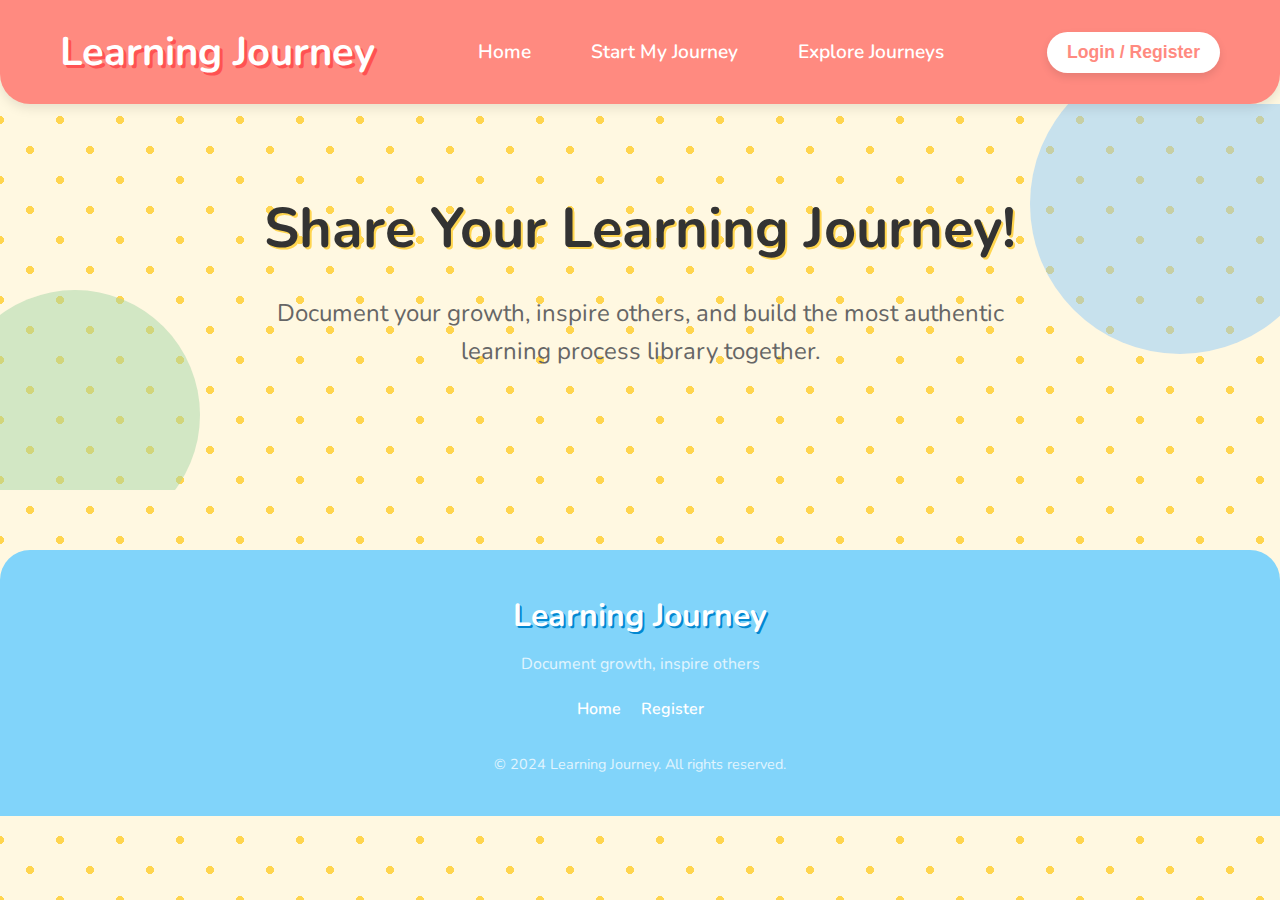
<file: index.html>
<!DOCTYPE html>
<html lang="en">
<head>
    <meta charset="UTF-8">
    <meta name="viewport" content="width=device-width, initial-scale=1.0">
    <title>Learning Journey - Share Your Growth Story</title>
    <link rel="preconnect" href="https://fonts.googleapis.com">
    <link rel="preconnect" href="https://fonts.gstatic.com" crossorigin>
    <link href="https://fonts.googleapis.com/css2?family=Nunito:wght@400;600;700&display=swap" rel="stylesheet">
    <link rel="stylesheet" href="https://cdnjs.cloudflare.com/ajax/libs/font-awesome/6.4.0/css/all.min.css">
    <link rel="stylesheet" href="css/cute-style.css">
</head>
<body>
    <!-- Navigation Bar -->
    <header>
        <nav class="navbar container">
            <div class="logo">
                <h1>Learning Journey</h1>
            </div>
            <ul class="nav-links">
                <li><a href="index.html">Home</a></li>
                <li><a href="start-journey.html">Start My Journey</a></li>
                <li><a href="explore-journeys.html">Explore Journeys</a></li>
            </ul>
            <div class="nav-actions">
                <button class="btn" onclick="window.location.href='auth.html'">Login / Register</button>
            </div>
            <div class="menu-toggle">
                <span></span>
                <span></span>
                <span></span>
            </div>
        </nav>
    </header>

    <!-- Hero Section -->
    <section class="hero">
        <div class="container">
            <h2>Share Your Learning Journey!</h2>
            <p>Document your growth, inspire others, and build the most authentic learning process library together.</p>
            <!-- Buttons moved to navigation bar -->
        </div>
    </section>



    <!-- Footer -->
    <footer>
        <div class="container">
            <div class="footer-content">
                <div class="footer-logo">
                    <h3>Learning Journey</h3>
                    <p>Document growth, inspire others</p>
                </div>
                <div class="footer-links">
                    <ul>
                        <li><a href="index.html">Home</a></li>
                        <li><a href="register.html">Register</a></li>
                    </ul>
                </div>
            </div>
            <div class="footer-bottom">
                <p>&copy; 2024 Learning Journey. All rights reserved.</p>
            </div>
        </div>
    </footer>

    <script>
        // Mobile menu toggle
        const menuToggle = document.querySelector('.menu-toggle');
        const navLinks = document.querySelector('.nav-links');
        const navActions = document.querySelector('.nav-actions');

        menuToggle.addEventListener('click', () => {
            const isOpen = navLinks.style.display === 'flex';
            navLinks.style.display = isOpen ? 'none' : 'flex';
            navActions.style.display = isOpen ? 'none' : 'flex';
        });
    </script>
</body>
</html>
</file>
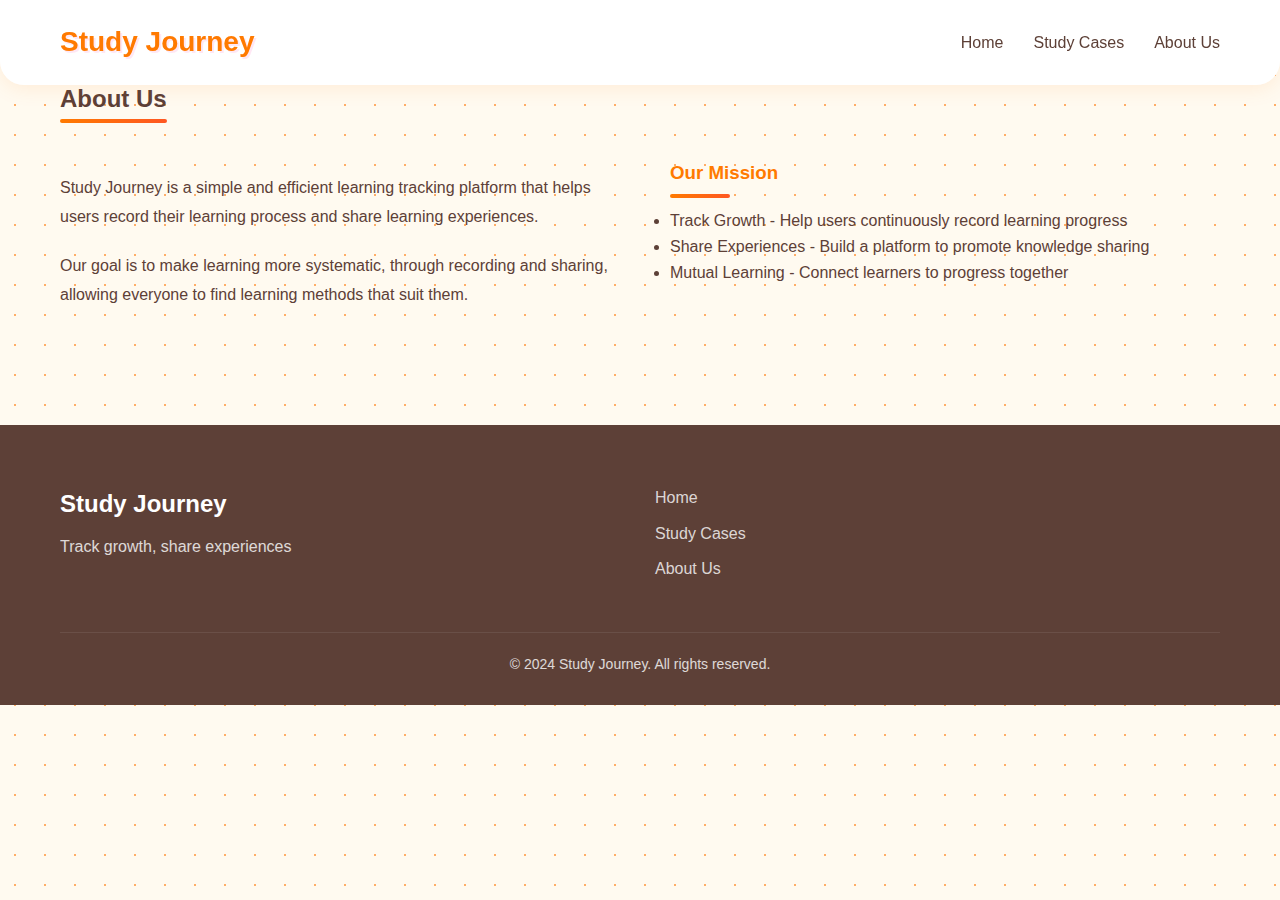
<file: about.html>
<!DOCTYPE html>
<html lang="en">
<head>
    <meta charset="UTF-8">
    <meta name="viewport" content="width=device-width, initial-scale=1.0">
    <title>About Us - Study Journey</title>
    <link rel="stylesheet" href="css/style.css">
</head>
<body>
    <!-- Navigation Bar -->
    <header>
        <nav class="navbar">
            <div class="container">
                <div class="logo">
                    <h1>Study Journey</h1>
                </div>
                <ul class="nav-links">
                    <li><a href="index.html">Home</a></li>
                    <li><a href="categories.html">Study Cases</a></li>
                    <li><a href="about.html">About Us</a></li>
                </ul>
            </div>
        </nav>
    </header>

    <!-- About Content -->
    <section class="about-section">
        <div class="container">
            <h2>About Us</h2>
            
            <div class="about-content">
                <div class="about-text">
                    <p>Study Journey is a simple and efficient learning tracking platform that helps users record their learning process and share learning experiences.</p>
                    <p>Our goal is to make learning more systematic, through recording and sharing, allowing everyone to find learning methods that suit them.</p>
                </div>
                
                <div class="about-mission">
                    <h3>Our Mission</h3>
                    <ul>
                        <li>Track Growth - Help users continuously record learning progress</li>
                        <li>Share Experiences - Build a platform to promote knowledge sharing</li>
                        <li>Mutual Learning - Connect learners to progress together</li>
                    </ul>
                </div>
            </div>
        </div>
    </section>

    <!-- Footer -->
    <footer>
        <div class="container">
            <div class="footer-content">
                <div class="footer-logo">
                    <h3>Study Journey</h3>
                    <p>Track growth, share experiences</p>
                </div>
                <div class="footer-links">
                    <ul>
                    <li><a href="index.html">Home</a></li>
                    <li><a href="categories.html">Study Cases</a></li>
                    <li><a href="about.html">About Us</a></li>
                </ul>
                </div>
            </div>
            <div class="footer-bottom">
                <p>&copy; 2024 Study Journey. All rights reserved.</p>
            </div>
        </div>
    </footer>
</body>
</html>
</file>
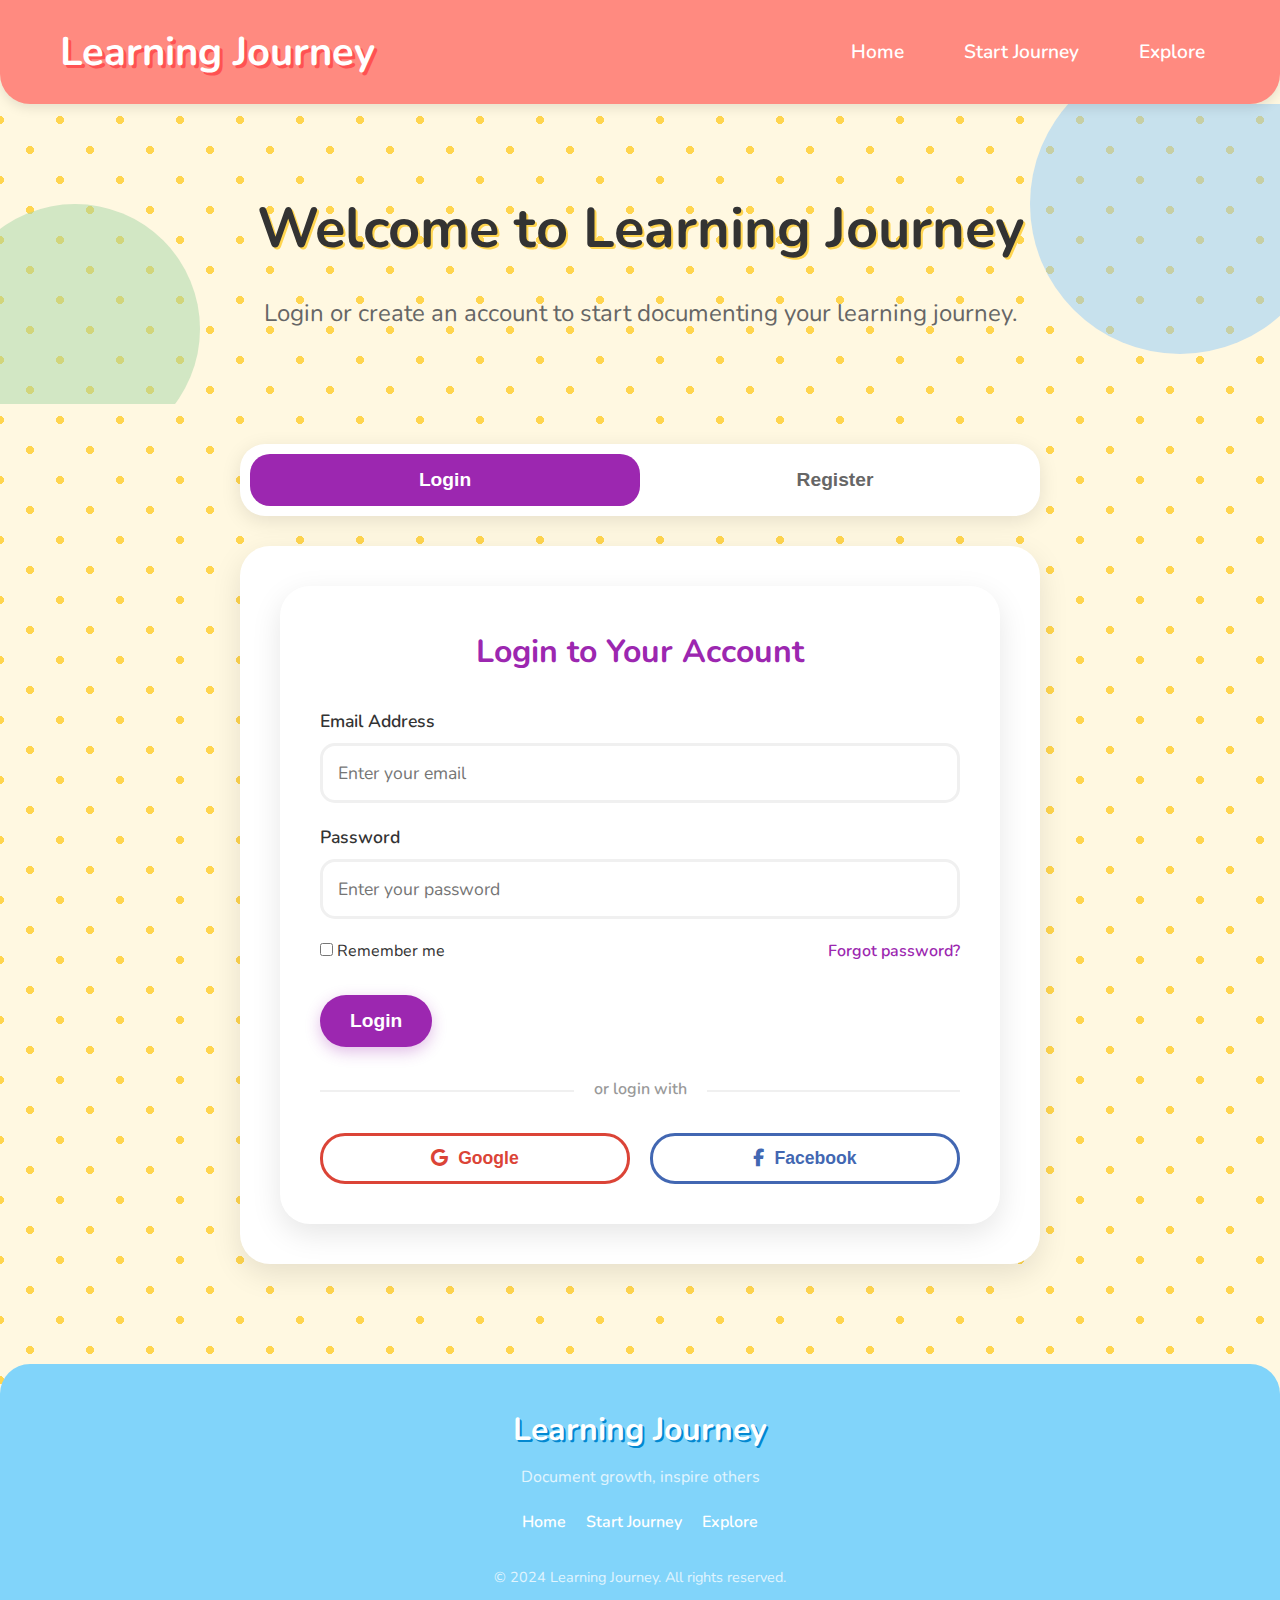
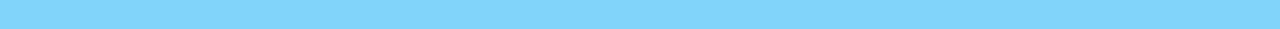
<file: auth.html>
<!DOCTYPE html>
<html lang="en">
<head>
    <meta charset="UTF-8">
    <meta name="viewport" content="width=device-width, initial-scale=1.0">
    <title>Login / Register - Learning Journey</title>
    <link rel="preconnect" href="https://fonts.googleapis.com">
    <link rel="preconnect" href="https://fonts.gstatic.com" crossorigin>
    <link href="https://fonts.googleapis.com/css2?family=Nunito:wght@400;600;700&display=swap" rel="stylesheet">
    <link rel="stylesheet" href="https://cdnjs.cloudflare.com/ajax/libs/font-awesome/6.4.0/css/all.min.css">
    <link rel="stylesheet" href="css/cute-style.css">
</head>
<body>
    <!-- Navigation Bar -->
    <header>
        <nav class="navbar container">
            <div class="logo">
                <h1>Learning Journey</h1>
            </div>
            <ul class="nav-links">
                <li><a href="index.html">Home</a></li>
                <li><a href="start-journey.html">Start Journey</a></li>
                <li><a href="explore-journeys.html">Explore</a></li>
            </ul>
            <div class="menu-toggle">
                <span></span>
                <span></span>
                <span></span>
            </div>
        </nav>
    </header>

    <!-- Auth Section -->
    <section class="hero" style="padding-bottom: 2rem;">
        <div class="container">
            <h2>Welcome to Learning Journey</h2>
            <p>Login or create an account to start documenting your learning journey.</p>
        </div>
    </section>

    <section class="auth-section container">
        <!-- Tab Navigation -->
        <div class="auth-tabs">
            <button class="tab-btn active" onclick="switchTab('login')">Login</button>
            <button class="tab-btn" onclick="switchTab('register')">Register</button>
        </div>
        
        <!-- Login Form -->
        <div class="auth-form tab-content" id="login-form">
            <div class="card">
                <h3>Login to Your Account</h3>
                <form id="loginForm">
                    <div class="form-group">
                        <label for="loginEmail">Email Address</label>
                        <input type="email" id="loginEmail" placeholder="Enter your email" required>
                    </div>
                    
                    <div class="form-group">
                        <label for="loginPassword">Password</label>
                        <input type="password" id="loginPassword" placeholder="Enter your password" required>
                    </div>
                    
                    <div class="form-options">
                        <label>
                            <input type="checkbox">
                            Remember me
                        </label>
                        <a href="#" class="forgot-password">Forgot password?</a>
                    </div>
                    
                    <button type="submit" class="btn btn-primary">Login</button>
                </form>
                
                <div class="divider">
                    <span>or login with</span>
                </div>
                
                <div class="social-login">
                    <button class="social-btn google">
                        <i class="fab fa-google"></i> Google
                    </button>
                    <button class="social-btn facebook">
                        <i class="fab fa-facebook-f"></i> Facebook
                    </button>
                </div>
            </div>
        </div>
        
        <!-- Register Form -->
        <div class="auth-form tab-content" id="register-form" style="display: none;">
            <div class="card">
                <h3>Create Your Account</h3>
                <form id="registerForm">
                    <div class="form-group">
                        <label for="registerName">Full Name</label>
                        <input type="text" id="registerName" placeholder="Enter your full name" required>
                    </div>
                    
                    <div class="form-group">
                        <label for="registerEmail">Email Address</label>
                        <input type="email" id="registerEmail" placeholder="Enter your email" required>
                    </div>
                    
                    <div class="form-group">
                        <label for="registerPassword">Password</label>
                        <input type="password" id="registerPassword" placeholder="Create a password" required>
                        <p class="small-text">At least 8 characters with a mix of letters, numbers, and symbols</p>
                    </div>
                    
                    <div class="form-group">
                        <label for="registerConfirmPassword">Confirm Password</label>
                        <input type="password" id="registerConfirmPassword" placeholder="Confirm your password" required>
                    </div>
                    
                    <div class="form-group">
                        <label>
                            <input type="checkbox" required>
                            I agree to the <a href="#">Terms of Service</a> and <a href="#">Privacy Policy</a>
                        </label>
                    </div>
                    
                    <button type="submit" class="btn btn-primary">Register</button>
                </form>
                
                <div class="divider">
                    <span>or register with</span>
                </div>
                
                <div class="social-login">
                    <button class="social-btn google">
                        <i class="fab fa-google"></i> Google
                    </button>
                    <button class="social-btn facebook">
                        <i class="fab fa-facebook-f"></i> Facebook
                    </button>
                </div>
            </div>
        </div>
    </section>

    <!-- Footer -->
    <footer>
        <div class="container">
            <div class="footer-content">
                <div class="footer-logo">
                    <h3>Learning Journey</h3>
                    <p>Document growth, inspire others</p>
                </div>
                <div class="footer-links">
                    <ul>
                        <li><a href="index.html">Home</a></li>
                        <li><a href="start-journey.html">Start Journey</a></li>
                        <li><a href="explore-journeys.html">Explore</a></li>
                    </ul>
                </div>
            </div>
            <div class="footer-bottom">
                <p>&copy; 2024 Learning Journey. All rights reserved.</p>
            </div>
        </div>
    </footer>

    <script>
        // Mobile menu toggle
        const menuToggle = document.querySelector('.menu-toggle');
        const navLinks = document.querySelector('.nav-links');

        menuToggle.addEventListener('click', () => {
            const isOpen = navLinks.style.display === 'flex';
            navLinks.style.display = isOpen ? 'none' : 'flex';
        });
        
        // Tab switching function
        function switchTab(tabId) {
            // Hide all tab contents
            document.querySelectorAll('.tab-content').forEach(content => {
                content.style.display = 'none';
            });
            
            // Remove active class from all tab buttons
            document.querySelectorAll('.tab-btn').forEach(btn => {
                btn.classList.remove('active');
            });
            
            // Show selected tab content
            document.getElementById(`${tabId}-form`).style.display = 'block';
            
            // Add active class to clicked tab button
            event.currentTarget.classList.add('active');
        }
        
        // Form submission handling
        document.getElementById('loginForm').addEventListener('submit', (e) => {
            e.preventDefault();
            alert('Login successful! In a real application, this would authenticate the user.');
        });
        
        document.getElementById('registerForm').addEventListener('submit', (e) => {
            e.preventDefault();
            const password = document.getElementById('registerPassword').value;
            const confirmPassword = document.getElementById('registerConfirmPassword').value;
            
            if (password !== confirmPassword) {
                alert('Passwords do not match!');
                return;
            }
            
            alert('Registration successful! In a real application, this would create a new user account.');
        });
        
        // Social login buttons
        document.querySelectorAll('.social-btn').forEach(btn => {
            btn.addEventListener('click', () => {
                alert(`This would initiate ${btn.textContent.trim()} authentication in a real application.`);
            });
        });
    </script>
</body>
</html>
</file>
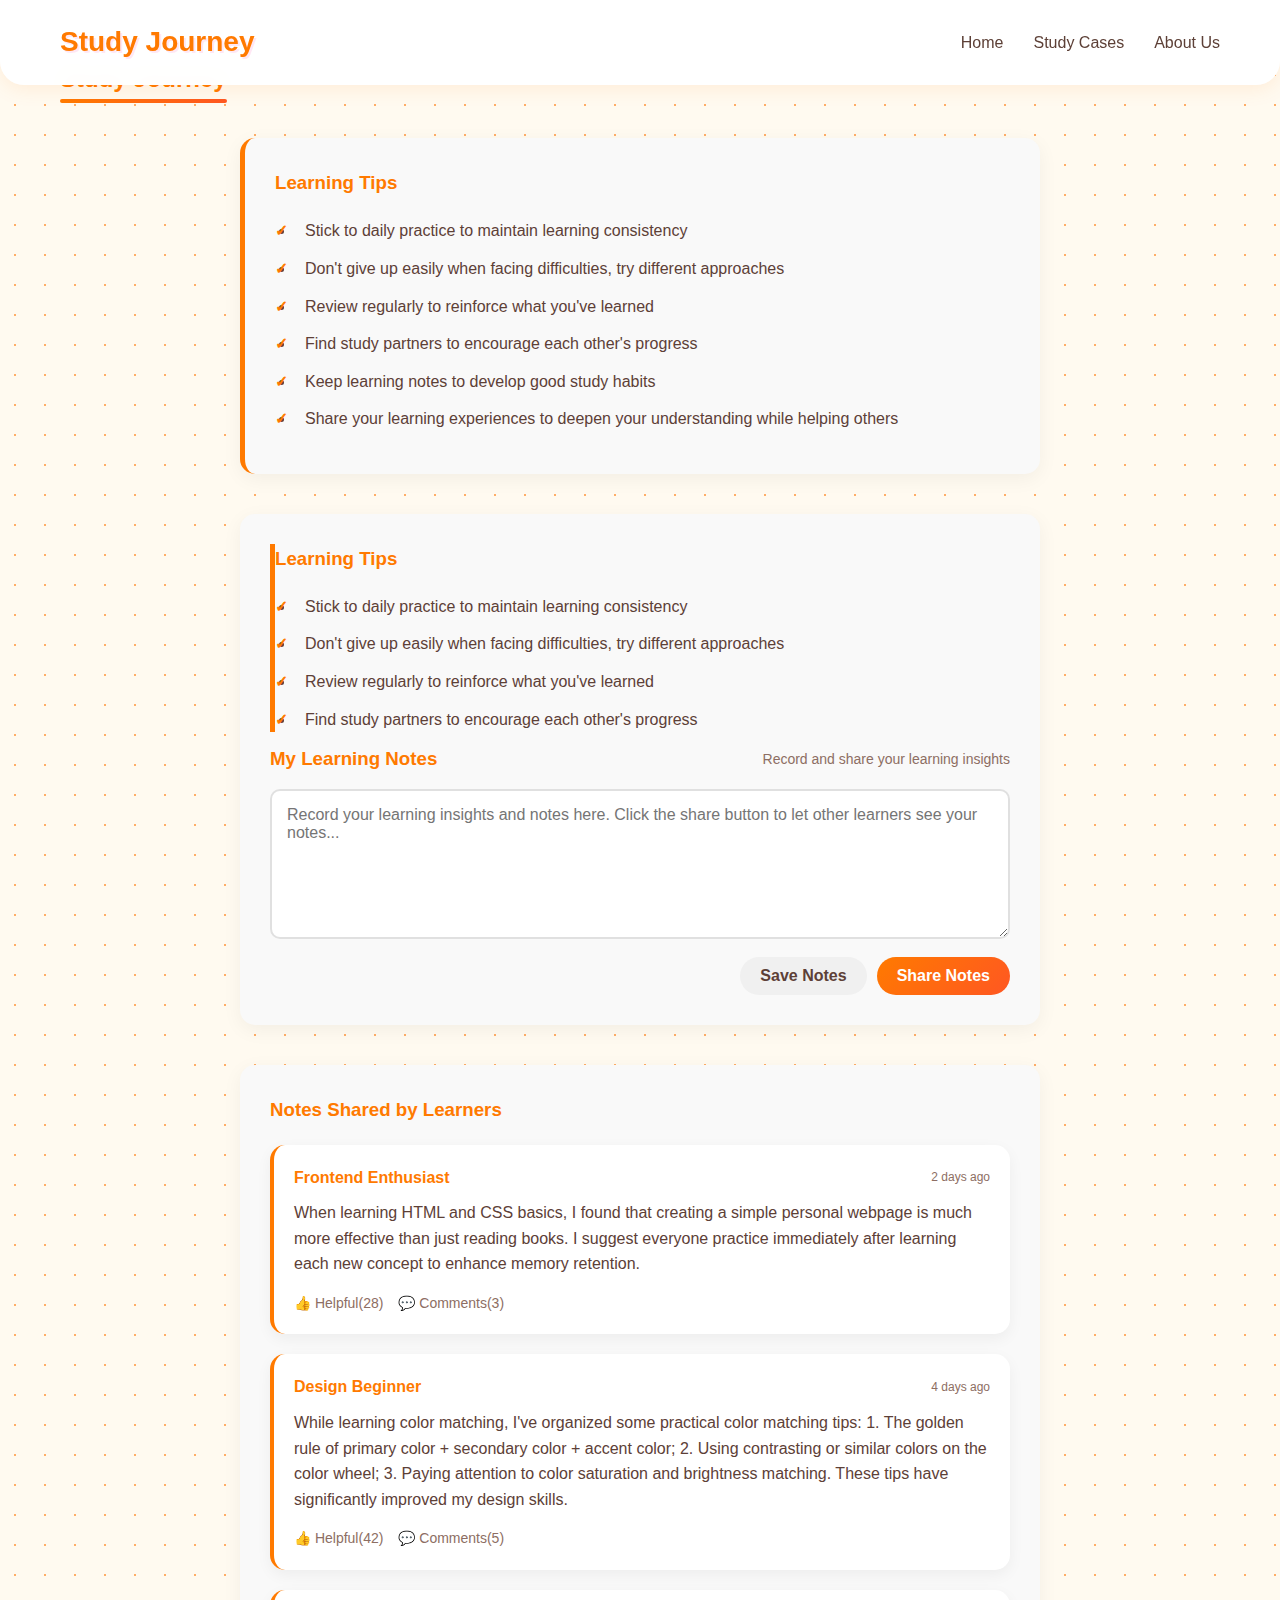
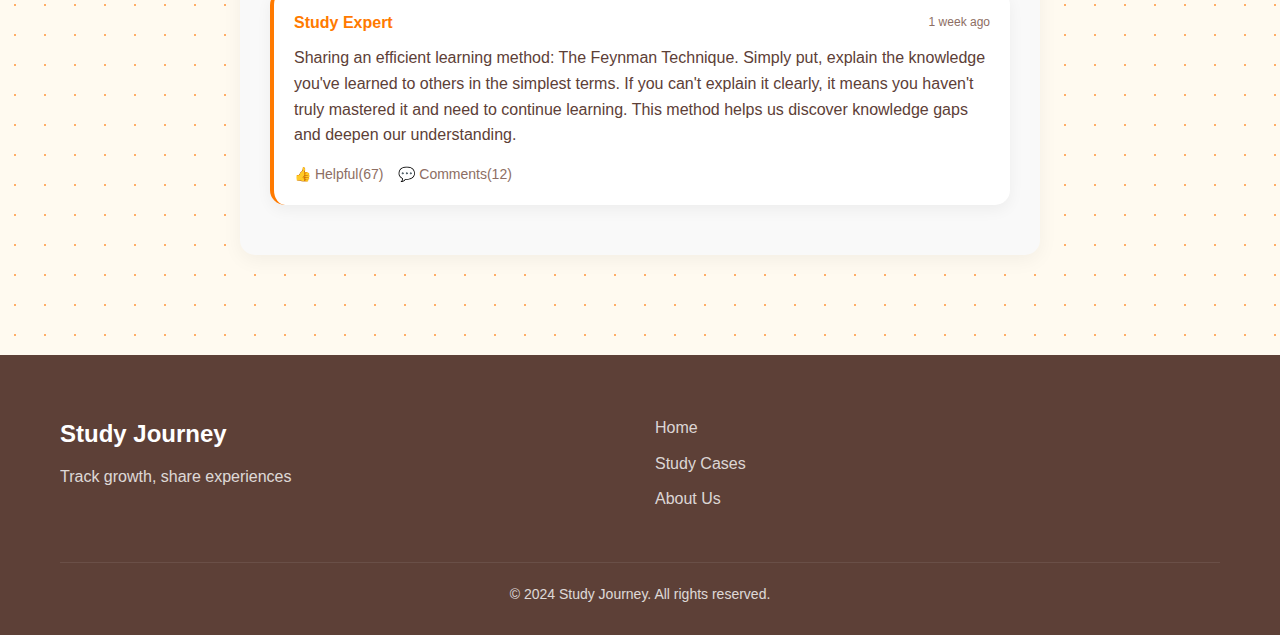
<file: case-detail.html>
<!DOCTYPE html>
<html lang="en">
<head>
    <meta charset="UTF-8">
    <meta name="viewport" content="width=device-width, initial-scale=1.0">
    <title>Study Journey - Notes Sharing</title>
    <link rel="stylesheet" href="css/style.css">
    <style>
        /* Study Journey Page Styles */
        .learning-journal-section {
            padding: 60px 0;
        }
        
        .learning-journal-section h2 {
            color: var(--primary-color);
            margin-bottom: 40px;
            text-align: center;
        }
        
        .section-container {
            max-width: 800px;
            margin: 0 auto 40px;
            background-color: white;
            border-radius: 15px;
            padding: 30px;
            box-shadow: 0 5px 20px rgba(0, 0, 0, 0.05);
        }
        
        /* Learning Tips Styles */
        .case-tips {
            background-color: #f9f9f9;
            border-left: 5px solid var(--primary-color);
        }
        
        .case-tips h3 {
            color: var(--primary-color);
            margin-top: 0;
            margin-bottom: 20px;
        }
        
        .case-tips ul {
            margin-left: 20px;
            padding-left: 0;
        }
        
        .case-tips li {
            margin-bottom: 12px;
            padding-left: 10px;
            position: relative;
            line-height: 1.6;
        }
        
        .case-tips li:before {
            content: "✓";
            color: var(--primary-color);
            position: absolute;
            left: -20px;
            font-weight: bold;
        }
        
        /* Learning Notes Styles Enhancement */
        .learning-notes {
            background-color: #f9f9f9;
        }
        
        .notes-header {
            display: flex;
            justify-content: space-between;
            align-items: center;
            margin-bottom: 15px;
        }
        
        .notes-header h3 {
            margin: 0;
            color: var(--primary-color);
        }
        
        .notes-meta {
            font-size: 14px;
            color: var(--text-secondary);
        }
        
        .notes-container textarea {
            width: 100%;
            padding: 15px;
            border: 2px solid #e0e0e0;
            border-radius: 10px;
            resize: vertical;
            font-family: inherit;
            font-size: 16px;
            margin-bottom: 10px;
            min-height: 150px;
            transition: border-color 0.3s ease;
        }
        
        .notes-container textarea:focus {
            outline: none;
            border-color: var(--primary-color);
        }
        
        .notes-actions {
            display: flex;
            justify-content: flex-end;
            gap: 10px;
        }
        
        /* Notes Sharing Styles */
        .shared-notes {
            background-color: #f9f9f9;
        }
        
        .shared-notes h3 {
            color: var(--primary-color);
            margin-top: 0;
            margin-bottom: 20px;
        }
        
        .note-card {
            background-color: white;
            border-radius: 15px;
            padding: 20px;
            margin-bottom: 20px;
            box-shadow: 0 5px 15px rgba(0, 0, 0, 0.05);
            border-left: 4px solid var(--primary-color);
            transition: transform 0.2s ease;
        }
        
        .note-card:hover {
            transform: translateY(-3px);
        }
        
        .note-header {
            display: flex;
            justify-content: space-between;
            align-items: center;
            margin-bottom: 10px;
        }
        
        .note-author {
            font-weight: bold;
            color: var(--primary-color);
        }
        
        .note-date {
            font-size: 12px;
            color: var(--text-secondary);
        }
        
        .note-content {
            margin-bottom: 15px;
            line-height: 1.6;
        }
        
        .note-actions {
            display: flex;
            gap: 15px;
        }
        
        .note-action {
            font-size: 14px;
            color: var(--text-secondary);
            cursor: pointer;
            display: flex;
            align-items: center;
            gap: 5px;
            transition: color 0.2s ease;
        }
        
        .note-action:hover {
            color: var(--primary-color);
        }
        
        /* Button Styles Enhancement */
        .btn {
            padding: 10px 20px;
            border: none;
            border-radius: 25px;
            font-weight: 600;
            cursor: pointer;
            transition: all 0.3s ease;
        }
        
        .btn-primary {
            background-color: var(--primary-color);
            color: white;
        }
        
        .btn-primary:hover {
            background-color: #e66c00;
            transform: translateY(-2px);
        }
        
        .btn-secondary {
            background-color: #f0f0f0;
            color: var(--text-color);
        }
        
        .btn-secondary:hover {
            background-color: #e0e0e0;
        }
    </style>
</head>
<body>
    <!-- Navigation Bar -->
    <header>
        <nav class="navbar">
            <div class="container">
                <div class="logo">
                    <h1>Study Journey</h1>
                </div>
                <ul class="nav-links">
                    <li><a href="index.html">Home</a></li>
                    <li><a href="categories.html">Study Cases</a></li>
                    <li><a href="about.html">About Us</a></li>
                </ul>
            </div>
        </nav>
    </header>

    <!-- Main Study Journey Section -->
    <section class="learning-journal-section">
        <div class="container">
            <h2>Study Journey</h2>
            
            <!-- Learning Tips Section -->
            <div class="section-container case-tips">
                <h3>Learning Tips</h3>
                <ul>
                    <li>Stick to daily practice to maintain learning consistency</li>
                    <li>Don't give up easily when facing difficulties, try different approaches</li>
                    <li>Review regularly to reinforce what you've learned</li>
                    <li>Find study partners to encourage each other's progress</li>
                    <li>Keep learning notes to develop good study habits</li>
                    <li>Share your learning experiences to deepen your understanding while helping others</li>
                </ul>
            </div>
            
            <!-- My Learning Notes Feature -->
            <div class="section-container learning-notes">

                    <div class="case-tips">
                        <h3>Learning Tips</h3>
                    <ul>
                        <li>Stick to daily practice to maintain learning consistency</li>
                        <li>Don't give up easily when facing difficulties, try different approaches</li>
                        <li>Review regularly to reinforce what you've learned</li>
                        <li>Find study partners to encourage each other's progress</li>
                    </ul>
                    </div>

                <div class="notes-header">
                    <h3>My Learning Notes</h3>
                    <div class="notes-meta">Record and share your learning insights</div>
                </div>
                <div class="notes-container">
                    <textarea placeholder="Record your learning insights and notes here. Click the share button to let other learners see your notes..."></textarea>
                    <div class="notes-actions">
                        <button class="btn btn-secondary save-notes-btn">Save Notes</button>
                        <button class="btn btn-primary share-notes-btn">Share Notes</button>
                    </div>
                </div>
            </div>
            
            <!-- Notes Shared by Other Learners -->
            <div class="section-container shared-notes">
                <h3>Notes Shared by Learners</h3>
                <div class="note-card">
                    <div class="note-header">
                        <div class="note-author">Frontend Enthusiast</div>
                        <div class="note-date">2 days ago</div>
                    </div>
                    <div class="note-content">When learning HTML and CSS basics, I found that creating a simple personal webpage is much more effective than just reading books. I suggest everyone practice immediately after learning each new concept to enhance memory retention.</div>
                    <div class="note-actions">
                        <div class="note-action">👍 Helpful(28)</div>
                        <div class="note-action">💬 Comments(3)</div>
                    </div>
                </div>
                <div class="note-card">
                    <div class="note-header">
                        <div class="note-author">Design Beginner</div>
                        <div class="note-date">4 days ago</div>
                    </div>
                    <div class="note-content">While learning color matching, I've organized some practical color matching tips: 1. The golden rule of primary color + secondary color + accent color; 2. Using contrasting or similar colors on the color wheel; 3. Paying attention to color saturation and brightness matching. These tips have significantly improved my design skills.</div>
                    <div class="note-actions">
                        <div class="note-action">👍 Helpful(42)</div>
                        <div class="note-action">💬 Comments(5)</div>
                    </div>
                </div>
                <div class="note-card">
                    <div class="note-header">
                        <div class="note-author">Study Expert</div>
                        <div class="note-date">1 week ago</div>
                    </div>
                    <div class="note-content">Sharing an efficient learning method: The Feynman Technique. Simply put, explain the knowledge you've learned to others in the simplest terms. If you can't explain it clearly, it means you haven't truly mastered it and need to continue learning. This method helps us discover knowledge gaps and deepen our understanding.</div>
                    <div class="note-actions">
                        <div class="note-action">👍 Helpful(67)</div>
                        <div class="note-action">💬 Comments(12)</div>
                    </div>
                </div>
            </div>
        </div>
    </section>

    <!-- Footer -->
    <footer>
        <div class="container">
            <div class="footer-content">
                <div class="footer-logo">
                    <h3>Study Journey</h3>
                    <p>Track growth, share experiences</p>
                </div>
                <div class="footer-links">
                    <ul>
                    <li><a href="index.html">Home</a></li>
                    <li><a href="categories.html">Study Cases</a></li>
                    <li><a href="about.html">About Us</a></li>
                </ul>
                </div>
            </div>
            <div class="footer-bottom">
                <p>&copy; 2024 Study Journey. All rights reserved.</p>
            </div>
        </div>
    </footer>

    <script>
        // Save Notes Button Click Event
        document.querySelector('.save-notes-btn').addEventListener('click', function() {
            const notesTextarea = document.querySelector('.learning-notes textarea');
            if (notesTextarea.value.trim()) {
                // Simulate saving to local storage
                localStorage.setItem('userNotes', notesTextarea.value);
                alert('Notes saved!');
                // 显示保存成功的视觉反馈
                this.textContent = 'Saved';
                setTimeout(() => {
                    this.textContent = 'Save Notes';
                }, 2000);
            } else {
                alert('Please enter notes first');
            }
        });

        // Share Notes Button Click Event
        document.querySelector('.share-notes-btn').addEventListener('click', function() {
            const notesTextarea = document.querySelector('.learning-notes textarea');
            if (notesTextarea.value.trim()) {
                alert('Notes shared! Other learners can now see your notes.');
                
                // Simulate adding notes to shared notes list
                const sharedNotesContainer = document.querySelector('.shared-notes');
                const newNoteCard = document.createElement('div');
                newNoteCard.className = 'note-card';
                newNoteCard.innerHTML = `
                    <div class="note-header">
                        <div class="note-author">Me</div>
                        <div class="note-date">Just now</div>
                    </div>
                    <div class="note-content">${notesTextarea.value}</div>
                    <div class="note-actions">
                        <div class="note-action">👍 Helpful(0)</div>
                        <div class="note-action">💬 Comments(0)</div>
                    </div>
                `;
                
                // Add fade-in animation effect
                newNoteCard.style.opacity = '0';
                newNoteCard.style.transform = 'translateY(20px)';
                newNoteCard.style.transition = 'opacity 0.3s ease, transform 0.3s ease';
                
                // 插入到第一个笔记卡片之前
                const firstNoteCard = sharedNotesContainer.querySelector('.note-card');
                sharedNotesContainer.insertBefore(newNoteCard, firstNoteCard);
                
                // Trigger animation
                setTimeout(() => {
                    newNoteCard.style.opacity = '1';
                    newNoteCard.style.transform = 'translateY(0)';
                }, 10);
            } else {
                alert('Please enter notes to share first');
            }
        });
        
        // Load Saved Notes
        window.addEventListener('DOMContentLoaded', function() {
            const savedNotes = localStorage.getItem('userNotes');
            if (savedNotes) {
                document.querySelector('.learning-notes textarea').value = savedNotes;
            }
        });
        
        // Add Interaction Effects for Like and Comment Buttons
        document.querySelectorAll('.note-action').forEach(action => {
            action.addEventListener('click', function() {
                if (this.textContent.includes('👍')) {
                    let countMatch = this.textContent.match(/\d+/);
                    if (countMatch) {
                        let count = parseInt(countMatch[0]) + 1;
                        this.textContent = `👍 Helpful(${count})`;
                        // 添加点击动画效果
                        this.style.transform = 'scale(1.1)';
                        setTimeout(() => {
                            this.style.transform = 'scale(1)';
                        }, 200);
                    }
                } else if (this.textContent.includes('💬')) {
                    alert('Comment feature will be available in future versions, stay tuned!');
                }
            });
        });
    </script>
</body>
</html>
</file>
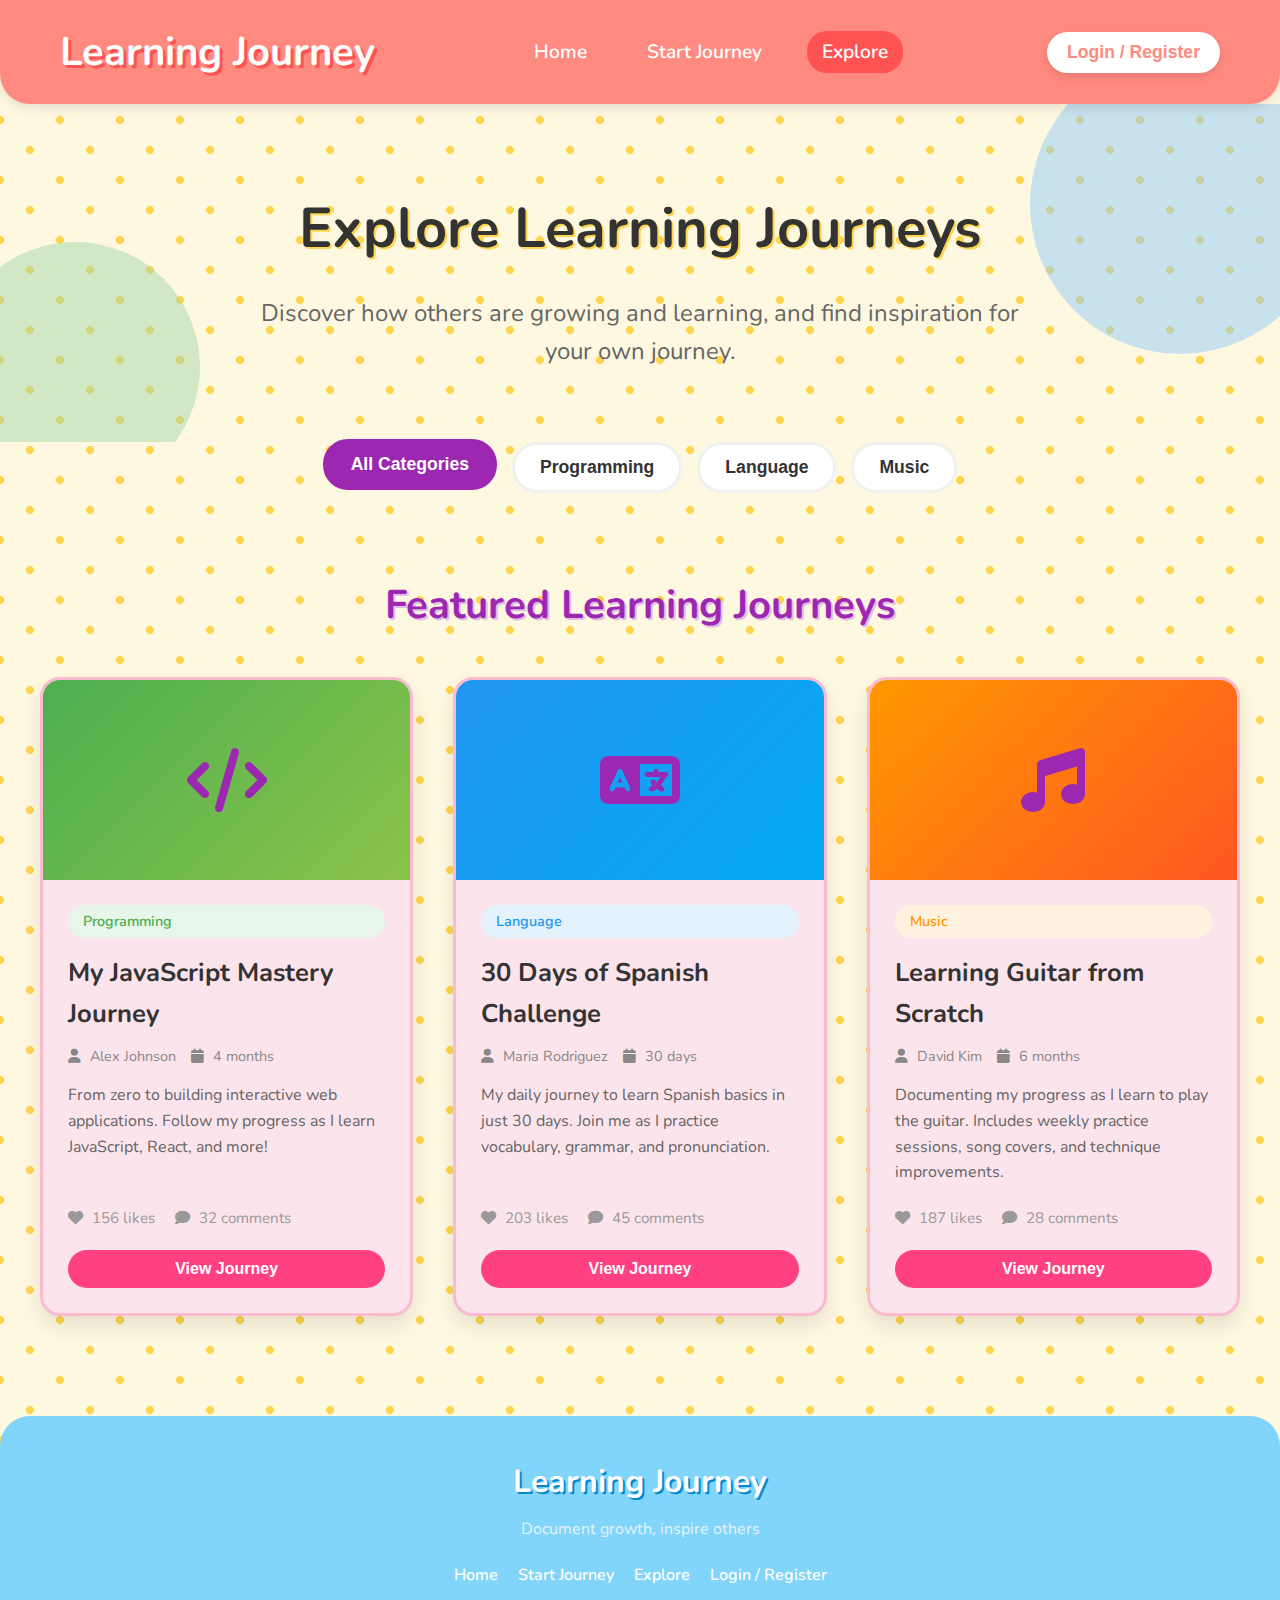
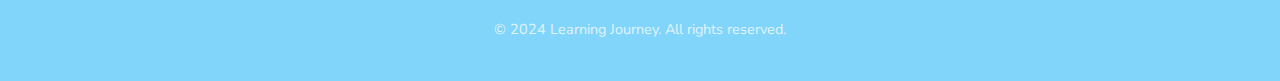
<file: explore-journeys.html>
<!DOCTYPE html>
<html lang="en">
<head>
    <meta charset="UTF-8">
    <meta name="viewport" content="width=device-width, initial-scale=1.0">
    <title>Explore Journeys - Learning Journey</title>
    <link rel="preconnect" href="https://fonts.googleapis.com">
    <link rel="preconnect" href="https://fonts.gstatic.com" crossorigin>
    <link href="https://fonts.googleapis.com/css2?family=Nunito:wght@400;600;700&display=swap" rel="stylesheet">
    <link rel="stylesheet" href="https://cdnjs.cloudflare.com/ajax/libs/font-awesome/6.4.0/css/all.min.css">
    <link rel="stylesheet" href="css/cute-style.css">
</head>
<body>
    <!-- Navigation Bar -->
    <header>
        <nav class="navbar container">
            <div class="logo">
                <h1>Learning Journey</h1>
            </div>
            <ul class="nav-links">
                <li><a href="index.html">Home</a></li>
                <li><a href="start-journey.html">Start Journey</a></li>
                <li><a href="explore-journeys.html" class="active">Explore</a></li>
            </ul>
            <div class="nav-actions">
                <button class="btn" onclick="window.location.href='auth.html'">Login / Register</button>
            </div>
            <div class="menu-toggle">
                <span></span>
                <span></span>
                <span></span>
            </div>
        </nav>
    </header>

    <!-- Hero Section -->
    <section class="hero" style="padding-bottom: 2rem;">
        <div class="container">
            <h2>Explore Learning Journeys</h2>
            <p>Discover how others are growing and learning, and find inspiration for your own journey.</p>
        </div>
    </section>

    <!-- Journey Categories -->
    <section class="container journey-categories">
        <div class="category-buttons">
            <button class="btn category-btn active">All Categories</button>
            <button class="btn category-btn">Programming</button>
            <button class="btn category-btn">Language</button>
            <button class="btn category-btn">Music</button>
        </div>
    </section>

    <!-- Journey Examples -->
    <section class="container journeys-section">
        <h3>Featured Learning Journeys</h3>
        
        <div class="journeys-grid">
            <!-- Programming Journey -->
            <div class="journey-card programming">
                <div class="journey-image">
                    <i class="fas fa-code"></i>
                </div>
                <div class="journey-content">
                    <div class="category-badge programming">Programming</div>
                    <h4>My JavaScript Mastery Journey</h4>
                    <div class="journey-meta">
                        <span><i class="fas fa-user"></i> Alex Johnson</span>
                        <span><i class="fas fa-calendar"></i> 4 months</span>
                    </div>
                    <p>From zero to building interactive web applications. Follow my progress as I learn JavaScript, React, and more!</p>
                    <div class="journey-stats">
                        <span><i class="fas fa-heart"></i> 156 likes</span>
                        <span><i class="fas fa-comment"></i> 32 comments</span>
                    </div>
                    <button class="view-details">View Journey</button>
                </div>
            </div>
            
            <!-- Language Learning Journey -->
            <div class="journey-card language">
                <div class="journey-image">
                    <i class="fas fa-language"></i>
                </div>
                <div class="journey-content">
                    <div class="category-badge language">Language</div>
                    <h4>30 Days of Spanish Challenge</h4>
                    <div class="journey-meta">
                        <span><i class="fas fa-user"></i> Maria Rodriguez</span>
                        <span><i class="fas fa-calendar"></i> 30 days</span>
                    </div>
                    <p>My daily journey to learn Spanish basics in just 30 days. Join me as I practice vocabulary, grammar, and pronunciation.</p>
                    <div class="journey-stats">
                        <span><i class="fas fa-heart"></i> 203 likes</span>
                        <span><i class="fas fa-comment"></i> 45 comments</span>
                    </div>
                    <button class="view-details">View Journey</button>
                </div>
            </div>
            
            <!-- Music Learning Journey -->
            <div class="journey-card music">
                <div class="journey-image">
                    <i class="fas fa-music"></i>
                </div>
                <div class="journey-content">
                    <div class="category-badge music">Music</div>
                    <h4>Learning Guitar from Scratch</h4>
                    <div class="journey-meta">
                        <span><i class="fas fa-user"></i> David Kim</span>
                        <span><i class="fas fa-calendar"></i> 6 months</span>
                    </div>
                    <p>Documenting my progress as I learn to play the guitar. Includes weekly practice sessions, song covers, and technique improvements.</p>
                    <div class="journey-stats">
                        <span><i class="fas fa-heart"></i> 187 likes</span>
                        <span><i class="fas fa-comment"></i> 28 comments</span>
                    </div>
                    <button class="view-details">View Journey</button>
                </div>
            </div>
        </div>
    </section>

    <!-- Footer -->
    <footer>
        <div class="container">
            <div class="footer-content">
                <div class="footer-logo">
                    <h3>Learning Journey</h3>
                    <p>Document growth, inspire others</p>
                </div>
                <div class="footer-links">
                    <ul>
                        <li><a href="index.html">Home</a></li>
                        <li><a href="start-journey.html">Start Journey</a></li>
                        <li><a href="explore-journeys.html">Explore</a></li>
                        <li><a href="auth.html">Login / Register</a></li>
                    </ul>
                </div>
            </div>
            <div class="footer-bottom">
                <p>&copy; 2024 Learning Journey. All rights reserved.</p>
            </div>
        </div>
    </footer>

    <script>
        // Mobile menu toggle
        const menuToggle = document.querySelector('.menu-toggle');
        const navLinks = document.querySelector('.nav-links');
        const navActions = document.querySelector('.nav-actions');

        menuToggle.addEventListener('click', () => {
            const isOpen = navLinks.style.display === 'flex';
            navLinks.style.display = isOpen ? 'none' : 'flex';
            navActions.style.display = isOpen ? 'none' : 'flex';
        });
        
        // Category filtering
        const categoryButtons = document.querySelectorAll('.category-btn');
        const journeyCards = document.querySelectorAll('.journey-card');
        
        categoryButtons.forEach(button => {
            button.addEventListener('click', () => {
                // Remove active class from all buttons
                categoryButtons.forEach(btn => btn.classList.remove('active'));
                // Add active class to clicked button
                button.classList.add('active');
                
                const category = button.textContent.trim().toLowerCase();
                
                // Filter journey cards
                journeyCards.forEach(card => {
                    if (category === 'all categories' || card.classList.contains(category)) {
                        card.style.display = 'block';
                    } else {
                        card.style.display = 'none';
                    }
                });
            });
        });
        
        // View details buttons - 显示相应的学习建议
        const viewButtons = document.querySelectorAll('.view-details');
        
        // Define specific learning advice for each journey
        const journeyAdvice = {
            programming: {
                title: "JavaScript Learning Advice",
                tips: [
                    "Start with basics: variables, data types, functions, and control flow",
                    "Practice DOM manipulation to create interactive pages",
                    "Learn ES6+ features like arrow functions, Promise, and async/await",
                    "Try using front-end frameworks like React or Vue for project development",
                    "Practice coding daily and participate in small projects or challenges"
                ]
            },
            language: {
                title: "Spanish Learning Advice",
                tips: [
                    "Learn 10-15 new words every day and use them in daily conversations",
                    "Watch Spanish movies or TV shows with subtitles to aid understanding",
                    "Use flashcard apps like Anki or Quizlet to review vocabulary",
                    "Try to find a language exchange partner for speaking practice",
                    "Learn basic grammar structures but don't get too caught up in perfection"
                ]
            },
            music: {
                title: "Guitar Learning Advice",
                tips: [
                    "Practice consistently for at least 15-30 minutes every day",
                    "Start with basic chords and simple songs",
                    "Learn proper posture and hand positions to avoid injuries",
                    "Use a metronome to practice rhythm and speed control",
                    "Record yourself playing to track progress and identify areas for improvement"
                ]
            }
        };
        
        viewButtons.forEach(button => {
            button.addEventListener('click', () => {
                // Find the corresponding journey card
                const journeyCard = button.closest('.journey-card');
                let journeyType;
                
                // Determine journey type
                if (journeyCard.classList.contains('programming')) {
                    journeyType = 'programming';
                } else if (journeyCard.classList.contains('language')) {
                    journeyType = 'language';
                } else if (journeyCard.classList.contains('music')) {
                    journeyType = 'music';
                }
                
                // Redirect to journey detail page with journey type as parameter
                window.location.href = `journey-detail.html?type=${journeyType}`;
            });
        });
    </script>
</body>
</html>
</file>
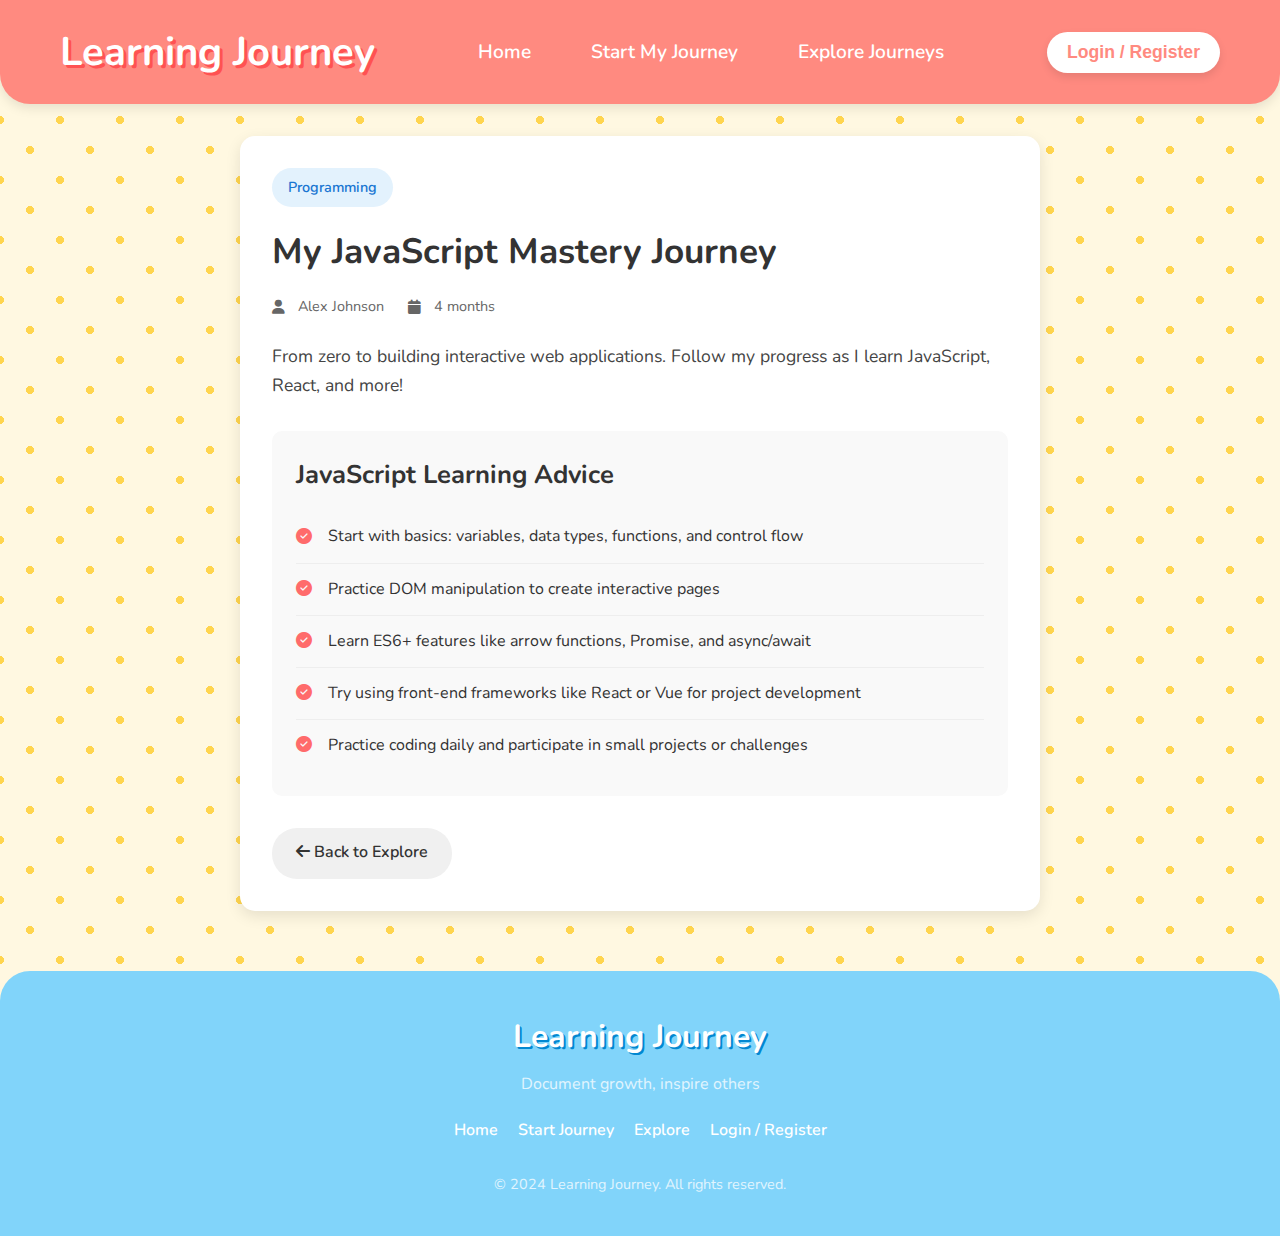
<file: journey-detail.html>
<!DOCTYPE html>
<html lang="en">
<head>
    <meta charset="UTF-8">
    <meta name="viewport" content="width=device-width, initial-scale=1.0">
    <title>Journey Details - Learning Journey</title>
    <link rel="preconnect" href="https://fonts.googleapis.com">
    <link rel="preconnect" href="https://fonts.gstatic.com" crossorigin>
    <link href="https://fonts.googleapis.com/css2?family=Nunito:wght@400;600;700&display=swap" rel="stylesheet">
    <link rel="stylesheet" href="https://cdnjs.cloudflare.com/ajax/libs/font-awesome/6.4.0/css/all.min.css">
    <link rel="stylesheet" href="css/cute-style.css">
    <style>
        .journey-details-container {
            max-width: 800px;
            margin: 2rem auto;
            background-color: white;
            border-radius: 15px;
            padding: 2rem;
            box-shadow: 0 5px 15px rgba(0, 0, 0, 0.1);
        }
        
        .journey-header {
            margin-bottom: 2rem;
        }
        
        .journey-category {
            display: inline-block;
            padding: 0.5rem 1rem;
            border-radius: 20px;
            font-size: 0.9rem;
            font-weight: 600;
            margin-bottom: 1rem;
        }
        
        .journey-category.programming {
            background-color: #e3f2fd;
            color: #1976d2;
        }
        
        .journey-category.language {
            background-color: #f3e5f5;
            color: #7b1fa2;
        }
        
        .journey-category.music {
            background-color: #fff3e0;
            color: #f57c00;
        }
        
        .journey-title {
            font-size: 2.2rem;
            margin-bottom: 1rem;
            color: #333;
        }
        
        .journey-meta {
            display: flex;
            gap: 1.5rem;
            margin-bottom: 1.5rem;
            color: #666;
        }
        
        .journey-meta span {
            display: flex;
            align-items: center;
            gap: 0.5rem;
        }
        
        .journey-description {
            font-size: 1.1rem;
            line-height: 1.6;
            margin-bottom: 2rem;
            color: #444;
        }
        
        .advice-section {
            background-color: #f9f9f9;
            border-radius: 10px;
            padding: 1.5rem;
            margin-top: 2rem;
        }
        
        .advice-title {
            font-size: 1.6rem;
            margin-bottom: 1rem;
            color: #333;
        }
        
        .advice-list {
            list-style-type: none;
            padding: 0;
        }
        
        .advice-list li {
            padding: 0.8rem 0;
            border-bottom: 1px solid #eee;
            display: flex;
            align-items: flex-start;
        }
        
        .advice-list li:last-child {
            border-bottom: none;
        }
        
        .advice-list li i {
            color: #ff6b6b;
            margin-right: 1rem;
            margin-top: 0.2rem;
        }
        
        .back-button {
            display: inline-block;
            margin-top: 2rem;
            padding: 0.8rem 1.5rem;
            background-color: #f0f0f0;
            color: #333;
            text-decoration: none;
            border-radius: 25px;
            font-weight: 600;
            transition: all 0.3s ease;
        }
        
        .back-button:hover {
            background-color: #e0e0e0;
            transform: translateY(-2px);
        }
    </style>
</head>
<body>
    <!-- Navigation Bar -->
    <header>
        <nav class="navbar container">
            <div class="logo">
                <h1>Learning Journey</h1>
            </div>
            <ul class="nav-links">
                <li><a href="index.html">Home</a></li>
                <li><a href="start-journey.html">Start My Journey</a></li>
                <li><a href="explore-journeys.html">Explore Journeys</a></li>
            </ul>
            <div class="nav-actions">
                <button class="btn" onclick="window.location.href='auth.html'">Login / Register</button>
            </div>
            <div class="menu-toggle">
                <span></span>
                <span></span>
                <span></span>
            </div>
        </nav>
    </header>

    <!-- Journey Details Section -->
    <div class="container">
        <div class="journey-details-container">
            <!-- Journey Header -->
            <div class="journey-header">
                <div id="journeyCategory" class="journey-category programming">Programming</div>
                <h2 id="journeyTitle" class="journey-title">My JavaScript Mastery Journey</h2>
                <div class="journey-meta">
                    <span><i class="fas fa-user"></i> <span id="journeyAuthor">Alex Johnson</span></span>
                    <span><i class="fas fa-calendar"></i> <span id="journeyDuration">4 months</span></span>
                </div>
                <p id="journeyDescription" class="journey-description">From zero to building interactive web applications. Follow my progress as I learn JavaScript, React, and more!</p>
            </div>

            <!-- Learning Advice Section -->
            <div class="advice-section">
                <h3 id="adviceTitle" class="advice-title">JavaScript Learning Advice</h3>
                <ul id="adviceList" class="advice-list">
                    <li><i class="fas fa-check-circle"></i> <span>Start with basics: variables, data types, functions, and control flow</span></li>
                    <li><i class="fas fa-check-circle"></i> <span>Practice DOM manipulation to create interactive pages</span></li>
                    <li><i class="fas fa-check-circle"></i> <span>Learn ES6+ features like arrow functions, Promise, and async/await</span></li>
                    <li><i class="fas fa-check-circle"></i> <span>Try using front-end frameworks like React or Vue for project development</span></li>
                    <li><i class="fas fa-check-circle"></i> <span>Practice coding daily and participate in small projects or challenges</span></li>
                </ul>
            </div>

            <!-- Back Button -->
            <a href="explore-journeys.html" class="back-button"><i class="fas fa-arrow-left"></i> Back to Explore</a>
        </div>
    </div>

    <!-- Footer -->
    <footer>
        <div class="container">
            <div class="footer-content">
                <div class="footer-logo">
                    <h3>Learning Journey</h3>
                    <p>Document growth, inspire others</p>
                </div>
                <div class="footer-links">
                    <ul>
                        <li><a href="index.html">Home</a></li>
                        <li><a href="start-journey.html">Start Journey</a></li>
                        <li><a href="explore-journeys.html">Explore</a></li>
                        <li><a href="auth.html">Login / Register</a></li>
                    </ul>
                </div>
            </div>
            <div class="footer-bottom">
                <p>&copy; 2024 Learning Journey. All rights reserved.</p>
            </div>
        </div>
    </footer>

    <script>
        // Mobile menu toggle
        const menuToggle = document.querySelector('.menu-toggle');
        const navLinks = document.querySelector('.nav-links');
        const navActions = document.querySelector('.nav-actions');

        menuToggle.addEventListener('click', () => {
            const isOpen = navLinks.style.display === 'flex';
            navLinks.style.display = isOpen ? 'none' : 'flex';
            navActions.style.display = isOpen ? 'none' : 'flex';
        });

        // Get journey type from URL parameters
        function getJourneyType() {
            const urlParams = new URLSearchParams(window.location.search);
            return urlParams.get('type') || 'programming';
        }

        // Journey data
        const journeyData = {
            programming: {
                category: 'programming',
                categoryText: 'Programming',
                title: 'My JavaScript Mastery Journey',
                author: 'Alex Johnson',
                duration: '4 months',
                description: 'From zero to building interactive web applications. Follow my progress as I learn JavaScript, React, and more!',
                adviceTitle: 'JavaScript Learning Advice',
                tips: [
                    'Start with basics: variables, data types, functions, and control flow',
                    'Practice DOM manipulation to create interactive pages',
                    'Learn ES6+ features like arrow functions, Promise, and async/await',
                    'Try using front-end frameworks like React or Vue for project development',
                    'Practice coding daily and participate in small projects or challenges'
                ]
            },
            language: {
                category: 'language',
                categoryText: 'Language',
                title: '30 Days of Spanish Challenge',
                author: 'Maria Rodriguez',
                duration: '30 days',
                description: 'My daily journey to learn Spanish basics in just 30 days. Join me as I practice vocabulary, grammar, and pronunciation.',
                adviceTitle: 'Spanish Learning Advice',
                tips: [
                    'Learn 10-15 new words every day and use them in daily conversations',
                    'Watch Spanish movies or TV shows with subtitles to aid understanding',
                    'Use flashcard apps like Anki or Quizlet to review vocabulary',
                    'Try to find a language exchange partner for speaking practice',
                    'Learn basic grammar structures but don\'t get too caught up in perfection'
                ]
            },
            music: {
                category: 'music',
                categoryText: 'Music',
                title: 'Learning Guitar from Scratch',
                author: 'David Kim',
                duration: '6 months',
                description: 'Documenting my progress as I learn to play the guitar. Includes weekly practice sessions, song covers, and technique improvements.',
                adviceTitle: 'Guitar Learning Advice',
                tips: [
                    'Practice consistently for at least 15-30 minutes every day',
                    'Start with basic chords and simple songs',
                    'Learn proper posture and hand positions to avoid injuries',
                    'Use a metronome to practice rhythm and speed control',
                    'Record yourself playing to track progress and identify areas for improvement'
                ]
            }
        };

        // Populate page with journey data
        function populateJourneyData() {
            const journeyType = getJourneyType();
            const journey = journeyData[journeyType] || journeyData.programming;

            // Update journey details
            document.getElementById('journeyCategory').textContent = journey.categoryText;
            document.getElementById('journeyCategory').className = `journey-category ${journey.category}`;
            document.getElementById('journeyTitle').textContent = journey.title;
            document.getElementById('journeyAuthor').textContent = journey.author;
            document.getElementById('journeyDuration').textContent = journey.duration;
            document.getElementById('journeyDescription').textContent = journey.description;
            document.getElementById('adviceTitle').textContent = journey.adviceTitle;

            // Update advice list
            const adviceList = document.getElementById('adviceList');
            adviceList.innerHTML = '';
            journey.tips.forEach(tip => {
                const li = document.createElement('li');
                li.innerHTML = `<i class="fas fa-check-circle"></i> <span>${tip}</span>`;
                adviceList.appendChild(li);
            });
        }

        // Load journey data when page loads
        window.addEventListener('DOMContentLoaded', populateJourneyData);
    </script>
</body>
</html>
</file>
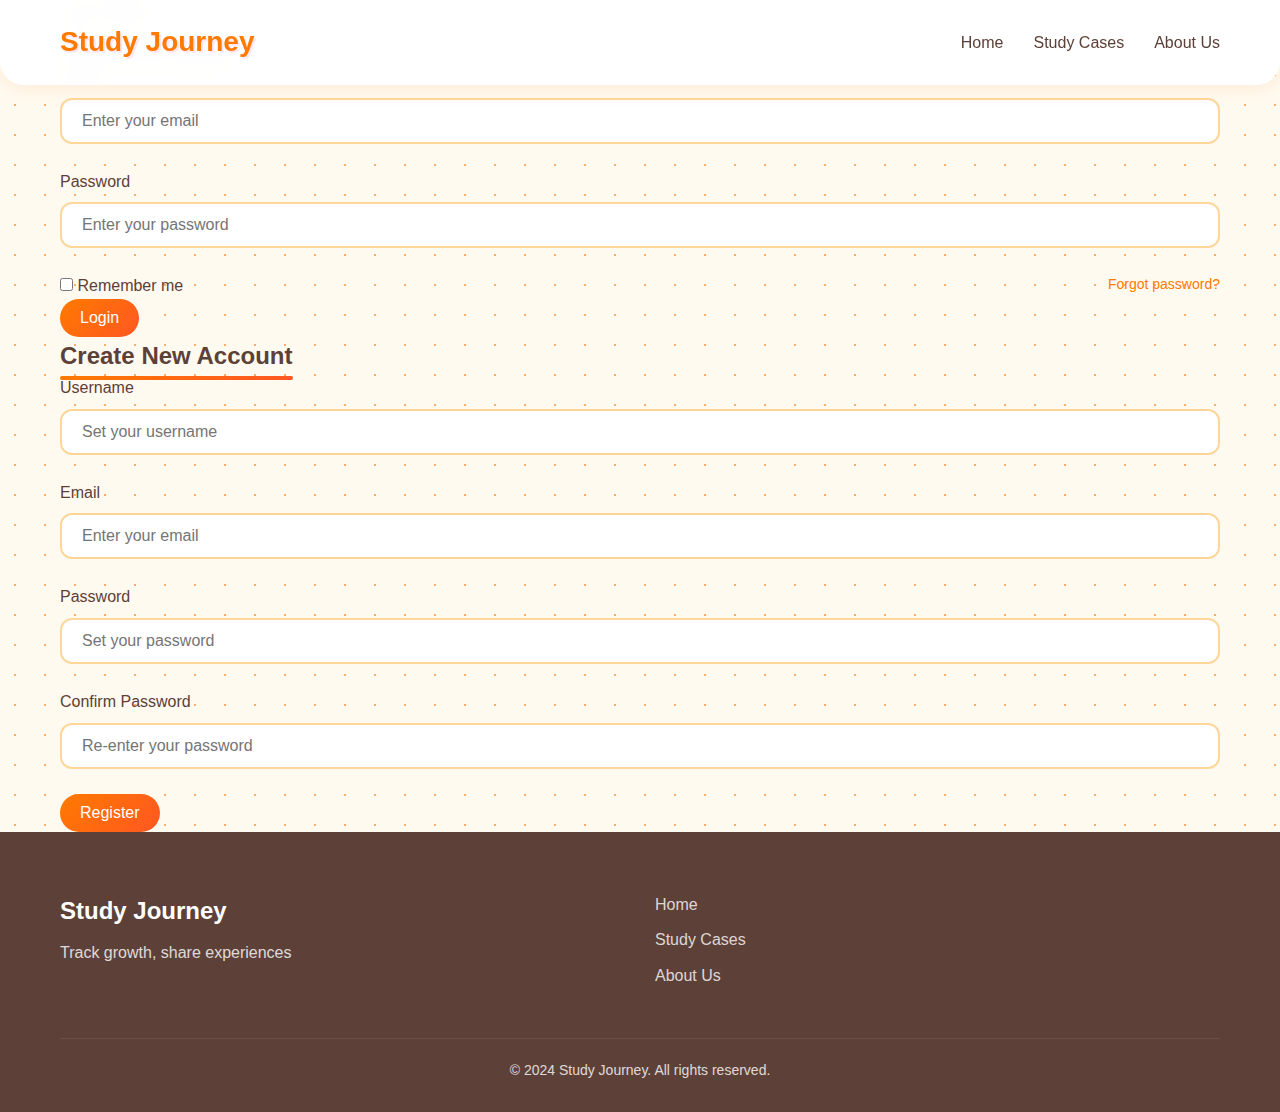
<file: login.html>
<!DOCTYPE html>
<html lang="en">
<head>
    <meta charset="UTF-8">
    <meta name="viewport" content="width=device-width, initial-scale=1.0">
    <title>Login/Register - Study Journey</title>
    <link rel="stylesheet" href="css/style.css">
</head>
<body>
    <!-- Navigation Bar -->
    <header>
        <nav class="navbar">
            <div class="container">
                <div class="logo">
                    <h1>Study Journey</h1>
                </div>
                <ul class="nav-links">
                    <li><a href="index.html">Home</a></li>
                    <li><a href="index.html#examples">Study Cases</a></li>
                    <li><a href="about.html">About Us</a></li>
                </ul>
            </div>
        </nav>
    </header>

    <!-- Login/Register Section -->
    <section class="auth-section">
        <div class="container">
            <div class="auth-container">
                <!-- Tab Switcher -->
                <div class="auth-tabs">
                    <button class="auth-tab active" id="login-tab">Login</button>
                    <button class="auth-tab" id="register-tab">Register</button>
                </div>

                <!-- Login Form -->
                <div class="auth-form" id="login-form">
                    <h2>Welcome Back!</h2>
                    <div class="form-group">
                        <label for="login-email">Email</label>
                        <input type="email" id="login-email" placeholder="Enter your email">
                    </div>
                    <div class="form-group">
                        <label for="login-password">Password</label>
                        <input type="password" id="login-password" placeholder="Enter your password">
                    </div>
                    <div class="form-options">
                        <label class="checkbox-label">
                            <input type="checkbox"> Remember me
                        </label>
                        <a href="#" class="forgot-password">Forgot password?</a>
                    </div>
                    <button class="btn btn-primary">Login</button>
                </div>

                <!-- Registration Form -->
                <div class="auth-form hidden" id="register-form">
                    <h2>Create New Account</h2>
                    <div class="form-group">
                        <label for="register-username">Username</label>
                        <input type="text" id="register-username" placeholder="Set your username">
                    </div>
                    <div class="form-group">
                        <label for="register-email">Email</label>
                        <input type="email" id="register-email" placeholder="Enter your email">
                    </div>
                    <div class="form-group">
                        <label for="register-password">Password</label>
                        <input type="password" id="register-password" placeholder="Set your password">
                    </div>
                    <div class="form-group">
                        <label for="register-confirm">Confirm Password</label>
                        <input type="password" id="register-confirm" placeholder="Re-enter your password">
                    </div>
                    <button class="btn btn-primary">Register</button>
                </div>
            </div>
        </div>
    </section>

    <!-- Footer -->
    <footer>
        <div class="container">
            <div class="footer-content">
                <div class="footer-logo">
                    <h3>Study Journey</h3>
                    <p>Track growth, share experiences</p>
                </div>
                <div class="footer-links">
                    <ul>
                    <li><a href="index.html">Home</a></li>
                    <li><a href="index.html#examples">Study Cases</a></li>
                    <li><a href="about.html">About Us</a></li>
                </ul>
                </div>
            </div>
            <div class="footer-bottom">
                <p>&copy; 2024 Study Journey. All rights reserved.</p>
            </div>
        </div>
    </footer>

    <script>
        // Switch between login and register forms
        const loginTab = document.getElementById('login-tab');
        const registerTab = document.getElementById('register-tab');
        const loginForm = document.getElementById('login-form');
        const registerForm = document.getElementById('register-form');

        loginTab.addEventListener('click', () => {
            loginTab.classList.add('active');
            registerTab.classList.remove('active');
            loginForm.classList.remove('hidden');
            registerForm.classList.add('hidden');
        });

        registerTab.addEventListener('click', () => {
            registerTab.classList.add('active');
            loginTab.classList.remove('active');
            registerForm.classList.remove('hidden');
            loginForm.classList.add('hidden');
        });
    </script>
</body>
</html>
</file>
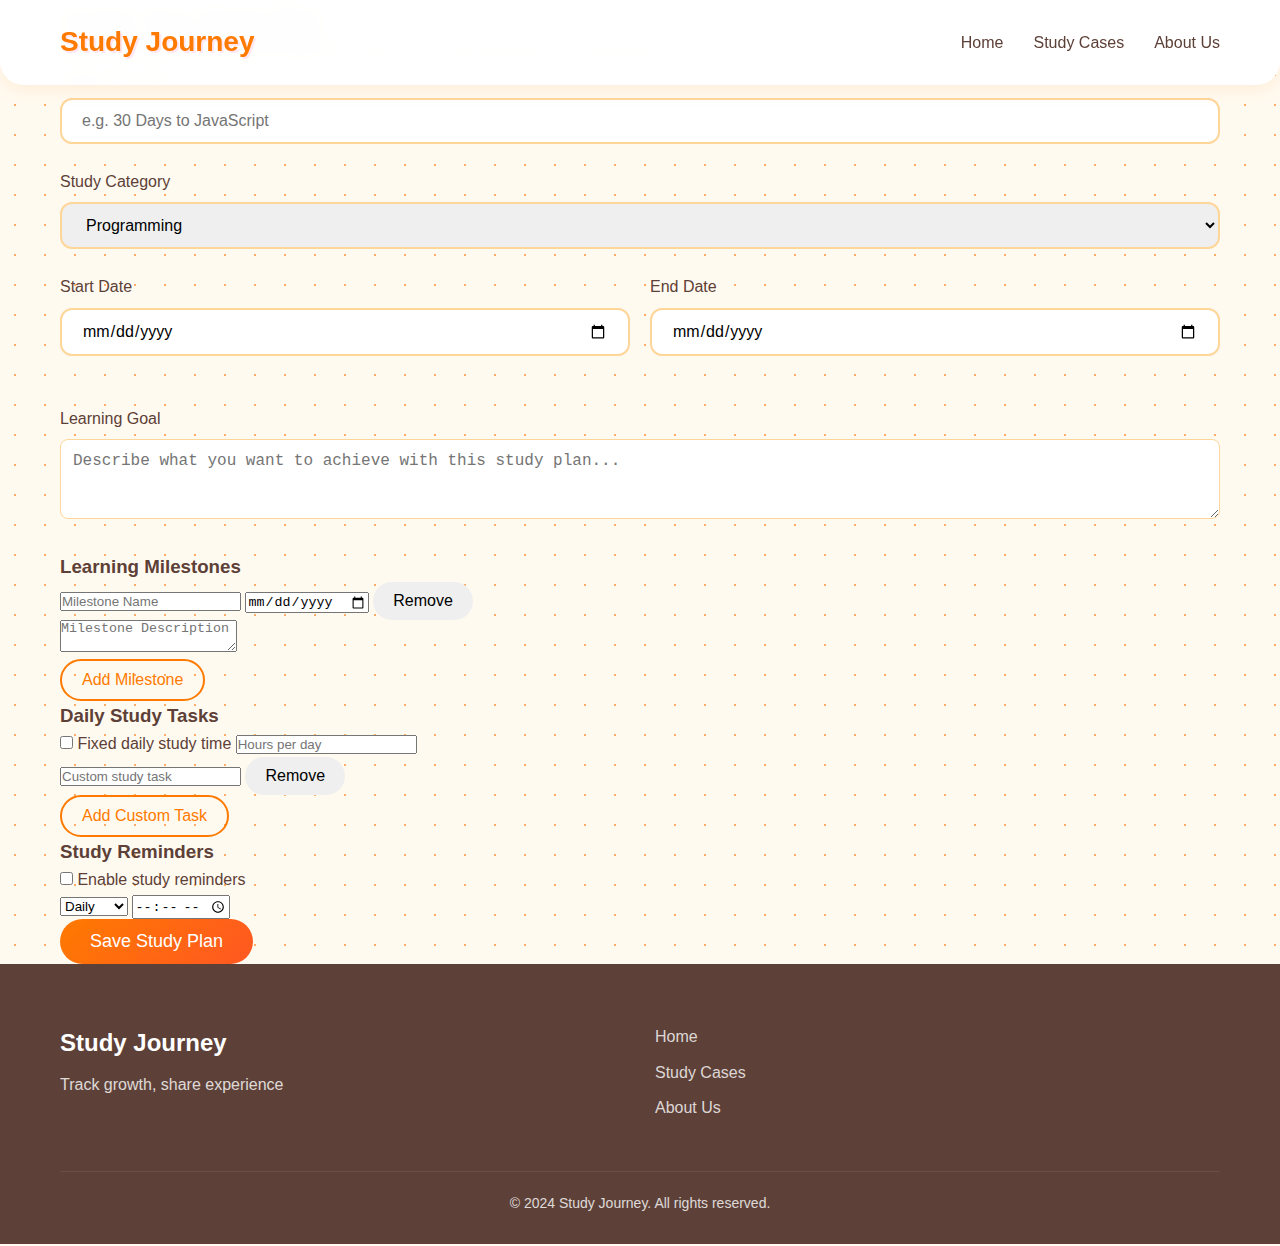
<file: plan.html>
<!DOCTYPE html>
<html lang="en">
<head>
    <meta charset="UTF-8">
    <meta name="viewport" content="width=device-width, initial-scale=1.0">
    <title>Create Your Study Plan - Study Journey</title>
    <link rel="stylesheet" href="css/style.css">
</head>
<body>
    <!-- Navigation Bar -->
    <header>
        <nav class="navbar">
            <div class="container">
                <div class="logo">
                    <h1>Study Journey</h1>
                </div>
                <ul class="nav-links">
                    <li><a href="index.html">Home</a></li>
                    <li><a href="index.html#examples">Study Cases</a></li>
                    <li><a href="about.html">About Us</a></li>
                </ul>
            </div>
        </nav>
    </header>

    <!-- Create Study Plan Section -->
    <section class="plan-section">
        <div class="container">
            <h2>Create Your Study Plan</h2>
            <p>Build a structured study plan to help you achieve your learning goals more effectively</p>

            <div class="plan-form">
                <div class="plan-basic-info">
                    <div class="form-group">
                        <label for="plan-title">Study Plan Title</label>
                        <input type="text" id="plan-title" placeholder="e.g. 30 Days to JavaScript">
                    </div>
                    <div class="form-group">
                        <label for="plan-category">Study Category</label>
                        <select id="plan-category">
                            <option value="programming">Programming</option>
                            <option value="language">Language Learning</option>
                            <option value="music">Music Learning</option>
                            <option value="other">Other</option>
                        </select>
                    </div>
                    <div class="form-row">
                        <div class="form-group">
                            <label for="plan-start">Start Date</label>
                        <input type="date" id="plan-start">
                        </div>
                        <div class="form-group">
                            <label for="plan-end">End Date</label>
                        <input type="date" id="plan-end">
                        </div>
                    </div>
                    <div class="form-group">
                        <label for="plan-goal">Learning Goal</label>
                        <textarea id="plan-goal" rows="3" placeholder="Describe what you want to achieve with this study plan..."></textarea>
                    </div>
                </div>

                <div class="plan-milestones">
                    <h3>Learning Milestones</h3>
                    <div id="milestones-container">
                        <div class="milestone-item">
                            <div class="milestone-header">
                                <input type="text" placeholder="Milestone Name" class="milestone-title">
                                <input type="date" class="milestone-date">
                                <button class="btn remove-milestone">Remove</button>
                            </div>
                            <textarea placeholder="Milestone Description" class="milestone-desc" rows="2"></textarea>
                        </div>
                    </div>
                    <button class="btn btn-outline" id="add-milestone">Add Milestone</button>
                </div>

                <div class="plan-tasks">
                    <h3>Daily Study Tasks</h3>
                    <div class="task-templates">
                        <label>
                            <input type="checkbox" id="task-template-1">
                            Fixed daily study time
                        </label>
                        <input type="number" id="hours-per-day" placeholder="Hours per day" min="0.5" step="0.5">
                    </div>
                    <div id="custom-tasks-container">
                        <div class="task-item">
                            <input type="text" placeholder="Custom study task" class="task-title">
                            <button class="btn remove-task">Remove</button>
                        </div>
                    </div>
                    <button class="btn btn-outline" id="add-task">Add Custom Task</button>
                </div>

                <div class="plan-reminders">
                    <h3>Study Reminders</h3>
                    <div class="reminder-options">
                        <label>
                            <input type="checkbox" id="enable-reminder">
                            Enable study reminders
                        </label>
                        <div id="reminder-settings" class="hidden">
                            <select id="reminder-frequency">
                                <option value="daily">Daily</option>
                                <option value="weekly">Weekly</option>
                                <option value="custom">Custom</option>
                            </select>
                            <input type="time" id="reminder-time">
                        </div>
                    </div>
                </div>

                <button class="btn btn-primary btn-lg" id="save-plan">Save Study Plan</button>
            </div>
        </div>
    </section>

    <!-- Footer -->
    <footer>
        <div class="container">
            <div class="footer-content">
                <div class="footer-logo">
                    <h3>Study Journey</h3>
                    <p>Track growth, share experience</p>
                </div>
                <div class="footer-links">
                    <ul>
                    <li><a href="index.html">Home</a></li>
                    <li><a href="index.html#examples">Study Cases</a></li>
                    <li><a href="about.html">About Us</a></li>
                </ul>
                </div>
            </div>
            <div class="footer-bottom">
                <p>&copy; 2024 Study Journey. All rights reserved.</p>
            </div>
        </div>
    </footer>

    <script>
        // Add milestone
        document.getElementById('add-milestone').addEventListener('click', function() {
            const container = document.getElementById('milestones-container');
            const newMilestone = document.createElement('div');
            newMilestone.className = 'milestone-item';
            newMilestone.innerHTML = `
                <div class="milestone-header">
                    <input type="text" placeholder="Milestone Name" class="milestone-title">
                    <input type="date" class="milestone-date">
                    <button class="btn remove-milestone">Remove</button>
                </div>
                <textarea placeholder="Milestone Description" class="milestone-desc" rows="2"></textarea>
            `;
            container.appendChild(newMilestone);
            
            // Bind delete event
            newMilestone.querySelector('.remove-milestone').addEventListener('click', function() {
                newMilestone.remove();
            });
        });

        // Add custom task
        document.getElementById('add-task').addEventListener('click', function() {
            const container = document.getElementById('custom-tasks-container');
            const newTask = document.createElement('div');
            newTask.className = 'task-item';
            newTask.innerHTML = `
                <input type="text" placeholder="Custom study task" class="task-title">
                <button class="btn remove-task">Remove</button>
            `;
            container.appendChild(newTask);
            
            // Bind delete event
            newTask.querySelector('.remove-task').addEventListener('click', function() {
                newTask.remove();
            });
        });

        // Toggle reminder settings visibility
        document.getElementById('enable-reminder').addEventListener('change', function() {
            const settings = document.getElementById('reminder-settings');
            if (this.checked) {
                settings.classList.remove('hidden');
            } else {
                settings.classList.add('hidden');
            }
        });

        // Save study plan
        document.getElementById('save-plan').addEventListener('click', function() {
            alert('Study plan saved!');
            // 这里可以添加实际的保存逻辑
        });

        // Bind events to existing delete buttons
        document.querySelectorAll('.remove-milestone').forEach(btn => {
            btn.addEventListener('click', function() {
                this.closest('.milestone-item').remove();
            });
        });

        document.querySelectorAll('.remove-task').forEach(btn => {
            btn.addEventListener('click', function() {
                this.closest('.task-item').remove();
            });
        });
    </script>
</body>
</html>
</file>
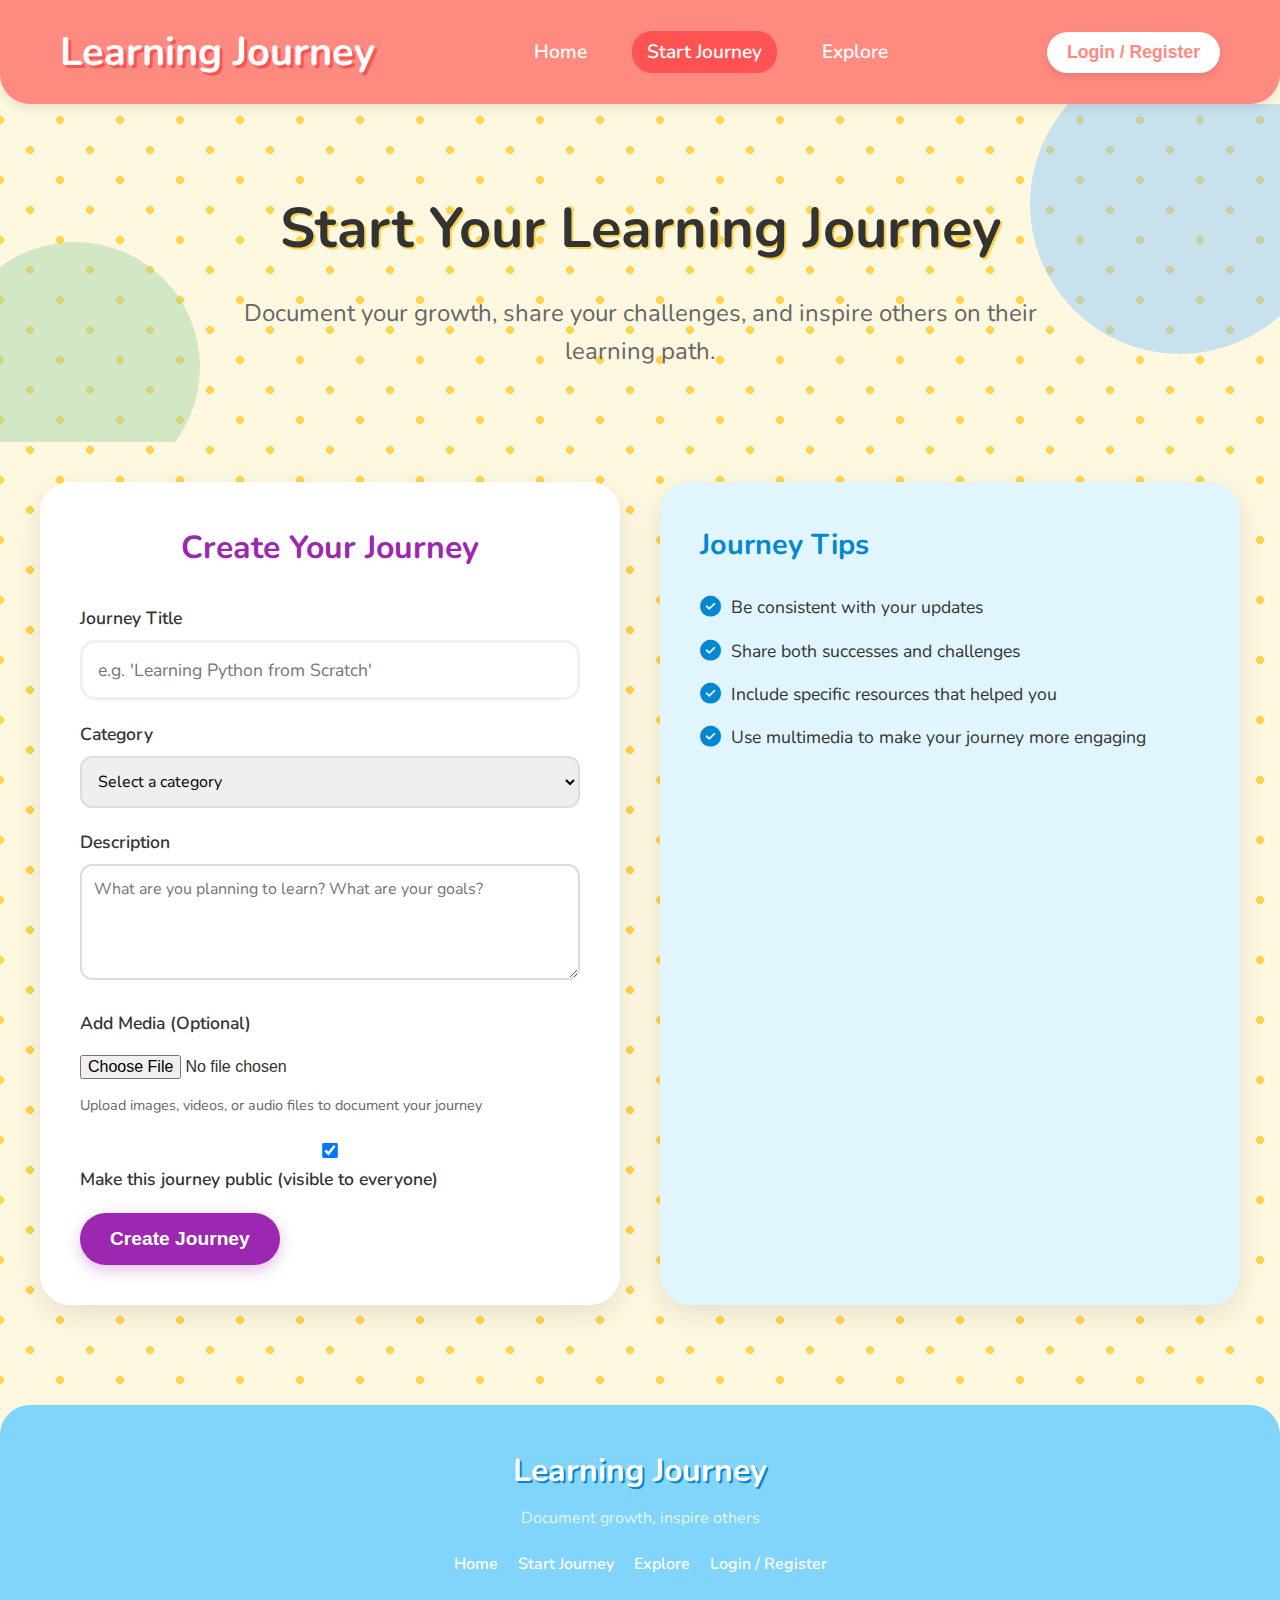
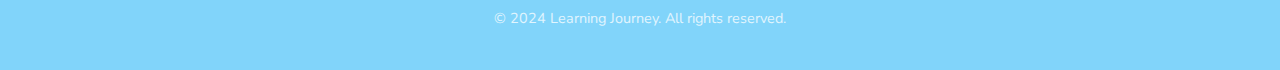
<file: start-journey.html>
<!DOCTYPE html>
<html lang="en">
<head>
    <meta charset="UTF-8">
    <meta name="viewport" content="width=device-width, initial-scale=1.0">
    <title>Start Your Journey - Learning Journey</title>
    <link rel="preconnect" href="https://fonts.googleapis.com">
    <link rel="preconnect" href="https://fonts.gstatic.com" crossorigin>
    <link href="https://fonts.googleapis.com/css2?family=Nunito:wght@400;600;700&display=swap" rel="stylesheet">
    <link rel="stylesheet" href="https://cdnjs.cloudflare.com/ajax/libs/font-awesome/6.4.0/css/all.min.css">
    <link rel="stylesheet" href="css/cute-style.css">
</head>
<body>
    <!-- Navigation Bar -->
    <header>
        <nav class="navbar container">
            <div class="logo">
                <h1>Learning Journey</h1>
            </div>
            <ul class="nav-links">
                <li><a href="index.html">Home</a></li>
                <li><a href="start-journey.html" class="active">Start Journey</a></li>
                <li><a href="explore-journeys.html">Explore</a></li>
            </ul>
            <div class="nav-actions">
                <button class="btn" onclick="window.location.href='auth.html'">Login / Register</button>
            </div>
            <div class="menu-toggle">
                <span></span>
                <span></span>
                <span></span>
            </div>
        </nav>
    </header>

    <!-- Journey Creation Section -->
    <section class="hero" style="padding-bottom: 2rem;">
        <div class="container">
            <h2>Start Your Learning Journey</h2>
            <p>Document your growth, share your challenges, and inspire others on their learning path.</p>
        </div>
    </section>

    <section class="container journey-form">
        <div class="card">
            <h3>Create Your Journey</h3>
            <form id="journeyForm">
                <div class="form-group">
                    <label for="journeyTitle">Journey Title</label>
                    <input type="text" id="journeyTitle" placeholder="e.g. 'Learning Python from Scratch'" required>
                </div>
                
                <div class="form-group">
                    <label for="journeyCategory">Category</label>
                    <select id="journeyCategory" required>
                        <option value="">Select a category</option>
                        <option value="programming">Programming & Technology</option>
                        <option value="language">Language Learning</option>
                        <option value="music">Music & Arts</option>
                        <option value="other">Other</option>
                    </select>
                </div>
                
                <div class="form-group">
                    <label for="journeyDescription">Description</label>
                    <textarea id="journeyDescription" rows="4" placeholder="What are you planning to learn? What are your goals?" required></textarea>
                </div>
                
                <div class="form-group">
                    <label for="journeyMedia">Add Media (Optional)</label>
                    <input type="file" id="journeyMedia" accept="image/*,video/*,audio/*">
                    <p class="small-text">Upload images, videos, or audio files to document your journey</p>
                </div>
                
                <div class="form-group">
                    <label>
                        <input type="checkbox" id="isPublic" checked>
                        Make this journey public (visible to everyone)
                    </label>
                </div>
                
                <button type="submit" class="btn btn-primary">Create Journey</button>
            </form>
        </div>
        
        <div class="journey-tips">
            <h3>Journey Tips</h3>
            <ul>
                <li><i class="fas fa-check-circle"></i> Be consistent with your updates</li>
                <li><i class="fas fa-check-circle"></i> Share both successes and challenges</li>
                <li><i class="fas fa-check-circle"></i> Include specific resources that helped you</li>
                <li><i class="fas fa-check-circle"></i> Use multimedia to make your journey more engaging</li>
            </ul>
        </div>
    </section>

    <!-- Footer -->
    <footer>
        <div class="container">
            <div class="footer-content">
                <div class="footer-logo">
                    <h3>Learning Journey</h3>
                    <p>Document growth, inspire others</p>
                </div>
                <div class="footer-links">
                    <ul>
                        <li><a href="index.html">Home</a></li>
                        <li><a href="start-journey.html">Start Journey</a></li>
                        <li><a href="explore-journeys.html">Explore</a></li>
                        <li><a href="auth.html">Login / Register</a></li>
                    </ul>
                </div>
            </div>
            <div class="footer-bottom">
                <p>&copy; 2024 Learning Journey. All rights reserved.</p>
            </div>
        </div>
    </footer>

    <script>
        // Mobile menu toggle
        const menuToggle = document.querySelector('.menu-toggle');
        const navLinks = document.querySelector('.nav-links');
        const navActions = document.querySelector('.nav-actions');

        menuToggle.addEventListener('click', () => {
            const isOpen = navLinks.style.display === 'flex';
            navLinks.style.display = isOpen ? 'none' : 'flex';
            navActions.style.display = isOpen ? 'none' : 'flex';
        });
        
        // Form submission handling
        document.getElementById('journeyForm').addEventListener('submit', (e) => {
            e.preventDefault();
            alert('Journey created successfully! This would save your journey in a real application.');
        });
    </script>
</body>
</html>
</file>
<file: css/cute-style.css>
/* 全局样式 */
* {
    margin: 0;
    padding: 0;
    box-sizing: border-box;
}

body {
    font-family: 'Nunito', 'Comic Sans MS', cursive, sans-serif;
    line-height: 1.6;
    color: #333;
    background-color: #fff8e1;
    background-image: 
        radial-gradient(#ffd54f 10%, transparent 10%),
        radial-gradient(#ffd54f 10%, transparent 10%);
    background-size: 60px 60px;
    background-position: 0 0, 30px 30px;
}

.container {
    max-width: 1200px;
    margin: 0 auto;
    padding: 0 20px;
}

/* 导航栏样式 */
header {
    background-color: #ff8a80;
    padding: 20px 0;
    box-shadow: 0 4px 12px rgba(0,0,0,0.1);
    border-bottom-left-radius: 30px;
    border-bottom-right-radius: 30px;
}

.navbar {
    display: flex;
    justify-content: space-between;
    align-items: center;
}

.logo h1 {
    color: #fff;
    font-size: 2.5rem;
    font-weight: 700;
    text-shadow: 3px 3px 0px #ff5252;
}

.nav-links {
    display: flex;
    gap: 30px;
}

.nav-links li {
    list-style: none;
}

.nav-links a {
    text-decoration: none;
    color: #fff;
    font-size: 1.2rem;
    font-weight: 600;
    transition: all 0.3s ease;
    padding: 8px 15px;
    border-radius: 20px;
}

.nav-links a:hover {
    background-color: #ff5252;
    transform: translateY(-3px);
}

.nav-links a.active {
    background-color: #ff5252;
}

.nav-actions .btn {
    background-color: #fff;
    color: #ff8a80;
    border: none;
    padding: 10px 20px;
    border-radius: 25px;
    font-size: 1.1rem;
    font-weight: 600;
    cursor: pointer;
    transition: all 0.3s ease;
    box-shadow: 0 4px 8px rgba(0,0,0,0.1);
}

.nav-actions .btn:hover {
    transform: translateY(-3px);
    box-shadow: 0 6px 12px rgba(0,0,0,0.15);
}

.menu-toggle {
    display: none;
    flex-direction: column;
    gap: 5px;
    cursor: pointer;
}

.menu-toggle span {
    width: 30px;
    height: 4px;
    background-color: #fff;
    border-radius: 2px;
    transition: all 0.3s ease;
}

/* 英雄区域样式 */
.hero {
    padding: 80px 0;
    text-align: center;
    position: relative;
    overflow: hidden;
}

.hero::before {
    content: '';
    position: absolute;
    top: -50px;
    right: -50px;
    width: 300px;
    height: 300px;
    background-color: #90caf9;
    border-radius: 50%;
    opacity: 0.5;
    z-index: -1;
}

.hero::after {
    content: '';
    position: absolute;
    bottom: -50px;
    left: -50px;
    width: 250px;
    height: 250px;
    background-color: #a5d6a7;
    border-radius: 50%;
    opacity: 0.5;
    z-index: -1;
}

.hero h2 {
    font-size: 3.5rem;
    color: #333;
    margin-bottom: 20px;
    text-shadow: 2px 2px 0px #ffd54f;
}

.hero p {
    font-size: 1.5rem;
    color: #666;
    margin-bottom: 40px;
    max-width: 800px;
    margin-left: auto;
    margin-right: auto;
}

.hero-buttons {
    display: flex;
    gap: 20px;
    justify-content: center;
    flex-wrap: wrap;
}

.btn-primary {
    background-color: #9c27b0;
    color: white;
    border: none;
    padding: 15px 30px;
    border-radius: 30px;
    font-size: 1.2rem;
    font-weight: 600;
    cursor: pointer;
    transition: all 0.3s ease;
    box-shadow: 0 5px 15px rgba(156, 39, 176, 0.3);
}

.btn-primary:hover {
    transform: translateY(-5px);
    box-shadow: 0 8px 20px rgba(156, 39, 176, 0.4);
}

.btn-outline {
    background-color: transparent;
    color: #9c27b0;
    border: 3px solid #9c27b0;
    padding: 15px 30px;
    border-radius: 30px;
    font-size: 1.2rem;
    font-weight: 600;
    cursor: pointer;
    transition: all 0.3s ease;
}

.btn-outline:hover {
    background-color: #9c27b0;
    color: white;
    transform: translateY(-5px);
}

/* 表单样式 */
.journey-form {
    display: grid;
    grid-template-columns: 1fr 1fr;
    gap: 40px;
    padding: 40px 0;
}

.card {
    background-color: white;
    border-radius: 30px;
    padding: 40px;
    box-shadow: 0 10px 30px rgba(0,0,0,0.1);
}

.card h3 {
    font-size: 2rem;
    color: #9c27b0;
    margin-bottom: 30px;
    text-align: center;
}

.form-group {
    margin-bottom: 25px;
}

.form-group label {
    display: block;
    font-size: 1.1rem;
    font-weight: 600;
    color: #333;
    margin-bottom: 10px;
}

.form-group input[type="text"],
.form-group input[type="email"],
.form-group input[type="password"],
.form-group select,
.form-group textarea {
    width: 100%;
    padding: 15px;
    border: 3px solid #f0f0f0;
    border-radius: 15px;
    font-size: 1.1rem;
    transition: all 0.3s ease;
    font-family: inherit;
}

.form-group input:focus,
.form-group select:focus,
.form-group textarea:focus {
    outline: none;
    border-color: #ff8a80;
    box-shadow: 0 0 0 5px rgba(255, 138, 128, 0.1);
}

.form-group input[type="file"] {
    border: none;
    padding: 10px 0;
}

.form-group input[type="checkbox"] {
    margin-right: 10px;
    transform: scale(1.2);
}

.small-text {
    font-size: 0.9rem;
    color: #666;
    margin-top: 5px;
}

.journey-tips {
    background-color: #e1f5fe;
    border-radius: 30px;
    padding: 40px;
    box-shadow: 0 10px 30px rgba(0,0,0,0.1);
}

.journey-tips h3 {
    font-size: 1.8rem;
    color: #0288d1;
    margin-bottom: 25px;
}

.journey-tips ul {
    list-style: none;
}

.journey-tips li {
    margin-bottom: 15px;
    font-size: 1.1rem;
    color: #333;
    display: flex;
    align-items: flex-start;
    gap: 10px;
}

.journey-tips li i {
    color: #0288d1;
    font-size: 1.3rem;
    margin-top: 3px;
}

/* 旅程展示样式 */
.journey-categories {
    margin-bottom: 40px;
}

.category-buttons {
    display: flex;
    gap: 15px;
    justify-content: center;
    flex-wrap: wrap;
}

.category-btn {
    background-color: white;
    color: #333;
    border: 3px solid #f0f0f0;
    padding: 12px 25px;
    border-radius: 25px;
    font-size: 1.1rem;
    font-weight: 600;
    cursor: pointer;
    transition: all 0.3s ease;
}

.category-btn:hover,
.category-btn.active {
    background-color: #9c27b0;
    color: white;
    border-color: #9c27b0;
    transform: translateY(-3px);
}

.journeys-section {
    padding: 40px 0;
}

.journeys-section h3 {
    font-size: 2.5rem;
    color: #9c27b0;
    margin-bottom: 40px;
    text-align: center;
    text-shadow: 2px 2px 0px #e1bee7;
}

.journeys-grid {
    display: grid;
    grid-template-columns: repeat(auto-fit, minmax(350px, 1fr));
    gap: 30px;
}

.journey-card {
    background-color: white;
    border-radius: 30px;
    overflow: hidden;
    box-shadow: 0 10px 30px rgba(0,0,0,0.1);
    transition: all 0.3s ease;
    display: flex;
    flex-direction: column;
    height: 100%;
}

.journey-card:hover {
    transform: translateY(-10px);
    box-shadow: 0 15px 35px rgba(0,0,0,0.15);
}

.journey-image {
    background: linear-gradient(135deg, #9c27b0, #e91e63);
    height: 150px;
    display: flex;
    align-items: center;
    justify-content: center;
    color: white;
    font-size: 4rem;
}

.journey-card.programming .journey-image {
    background: linear-gradient(135deg, #4caf50, #8bc34a);
}

.journey-card.language .journey-image {
    background: linear-gradient(135deg, #2196f3, #03a9f4);
}

.journey-card.music .journey-image {
    background: linear-gradient(135deg, #ff9800, #ff5722);
}

.journey-content {
    padding: 30px;
    display: flex;
    flex-direction: column;
    flex-grow: 1;
}

.category-badge {
    display: inline-block;
    padding: 5px 15px;
    border-radius: 20px;
    font-size: 0.9rem;
    font-weight: 600;
    margin-bottom: 15px;
}

.category-badge.programming {
    background-color: #e8f5e9;
    color: #4caf50;
}

.category-badge.language {
    background-color: #e3f2fd;
    color: #2196f3;
}

.category-badge.music {
    background-color: #fff3e0;
    color: #ff9800;
}

.journey-content h4 {
    font-size: 1.5rem;
    color: #333;
    margin-bottom: 15px;
}

.journey-meta {
    display: flex;
    gap: 20px;
    margin-bottom: 15px;
    font-size: 0.95rem;
    color: #666;
}

.journey-meta i {
    margin-right: 5px;
}

.journey-content p {
    color: #666;
    margin-bottom: 20px;
    flex-grow: 1;
}

.journey-stats {
    display: flex;
    gap: 20px;
    margin-bottom: 20px;
    font-size: 0.95rem;
    color: #999;
}

.journey-stats i {
    margin-right: 5px;
}

.view-details {
    background-color: #9c27b0;
    color: white;
    border: none;
    padding: 12px 25px;
    border-radius: 25px;
    font-size: 1.1rem;
    font-weight: 600;
    cursor: pointer;
    transition: all 0.3s ease;
    width: 100%;
}

.view-details:hover {
    background-color: #7b1fa2;
    transform: translateY(-3px);
}

/* 认证页面样式 */
.auth-section {
    padding: 40px 0;
    max-width: 800px;
    margin: 0 auto;
}

.auth-tabs {
    display: flex;
    background-color: white;
    border-radius: 25px;
    padding: 10px;
    margin-bottom: 30px;
    box-shadow: 0 5px 20px rgba(0,0,0,0.1);
}

.tab-btn {
    flex: 1;
    background-color: transparent;
    border: none;
    padding: 15px;
    border-radius: 20px;
    font-size: 1.2rem;
    font-weight: 600;
    cursor: pointer;
    transition: all 0.3s ease;
    color: #666;
}

.tab-btn.active {
    background-color: #9c27b0;
    color: white;
}

.auth-form {
    background-color: white;
    border-radius: 30px;
    padding: 40px;
    box-shadow: 0 10px 30px rgba(0,0,0,0.1);
}

.form-options {
    display: flex;
    justify-content: space-between;
    align-items: center;
    margin-bottom: 30px;
}

.forgot-password {
    color: #9c27b0;
    text-decoration: none;
    font-weight: 600;
    transition: color 0.3s ease;
}

.forgot-password:hover {
    color: #7b1fa2;
    text-decoration: underline;
}

.divider {
    margin: 30px 0;
    text-align: center;
    position: relative;
}

.divider span {
    background-color: white;
    padding: 0 20px;
    color: #999;
    font-weight: 600;
    position: relative;
    z-index: 1;
}

.divider::before {
    content: '';
    position: absolute;
    top: 50%;
    left: 0;
    width: 100%;
    height: 2px;
    background-color: #f0f0f0;
}

.social-login {
    display: flex;
    gap: 20px;
}

.social-btn {
    flex: 1;
    display: flex;
    align-items: center;
    justify-content: center;
    gap: 10px;
    padding: 12px;
    border: 3px solid #f0f0f0;
    border-radius: 25px;
    background-color: white;
    font-size: 1.1rem;
    font-weight: 600;
    cursor: pointer;
    transition: all 0.3s ease;
}

.social-btn.google {
    color: #db4437;
    border-color: #db4437;
}

.social-btn.facebook {
    color: #4267b2;
    border-color: #4267b2;
}

.social-btn:hover {
    background-color: #f8f9fa;
    transform: translateY(-3px);
}

/* 响应式设计 */
@media (max-width: 992px) {
    .journey-form {
        grid-template-columns: 1fr;
    }
    
    .journey-tips {
        order: -1;
    }
    
    .hero h2 {
        font-size: 2.5rem;
    }
    
    .hero p {
        font-size: 1.2rem;
    }
}

@media (max-width: 768px) {
    .nav-links {
        display: none;
        flex-direction: column;
        position: absolute;
        top: 100px;
        left: 0;
        right: 0;
        background-color: #ff8a80;
        padding: 20px;
        border-bottom-left-radius: 30px;
        border-bottom-right-radius: 30px;
        gap: 15px;
    }
    
    .nav-actions {
        display: none;
        position: absolute;
        top: 220px;
        left: 50%;
        transform: translateX(-50%);
        background-color: #ff8a80;
        padding: 20px;
        border-radius: 25px;
    }
    
    .menu-toggle {
        display: flex;
    }
    
    .hero h2 {
        font-size: 2rem;
    }
    
    .hero-buttons {
        flex-direction: column;
        align-items: center;
    }
    
    .card {
        padding: 30px 20px;
    }
    
    .social-login {
        flex-direction: column;
    }
}

@media (max-width: 576px) {
    .logo h1 {
        font-size: 1.8rem;
    }
    
    .hero {
        padding: 60px 0;
    }
    
    .hero h2 {
        font-size: 1.8rem;
    }
    
    .hero p {
        font-size: 1rem;
    }
    
    .btn-primary,
    .btn-outline {
        padding: 12px 25px;
        font-size: 1rem;
    }
    
    .category-buttons {
        flex-direction: column;
    }
    
    .journeys-grid {
        grid-template-columns: 1fr;
    }
    
    .auth-tabs {
        flex-direction: column;
    }
    
    .form-options {
        flex-direction: column;
        gap: 15px;
        align-items: flex-start;
    }
}

/* 特色区域样式 */
.features {
    padding: 80px 0;
}

.features h3 {
    text-align: center;
    font-size: 2.5rem;
    margin-bottom: 60px;
    color: #333;
    text-shadow: 2px 2px 0px #ffd54f;
}

.features-grid {
    display: grid;
    grid-template-columns: repeat(auto-fit, minmax(300px, 1fr));
    gap: 40px;
}

.feature-card {
    background-color: white;
    padding: 30px;
    border-radius: 20px;
    text-align: center;
    box-shadow: 0 10px 20px rgba(0,0,0,0.1);
    transition: all 0.3s ease;
    border: 3px solid #e1bee7;
}

.feature-card:hover {
    transform: translateY(-10px);
    box-shadow: 0 15px 30px rgba(0,0,0,0.15);
    border-color: #ce93d8;
}

.feature-icon {
    font-size: 3rem;
    margin-bottom: 20px;
    color: #9c27b0;
}

.feature-card h4 {
    font-size: 1.8rem;
    margin-bottom: 15px;
    color: #333;
}

.feature-card p {
    font-size: 1.1rem;
    color: #666;
}

/* 学习历程展示 */
.journeys {
    padding: 80px 0;
    background-color: white;
    border-top: 5px dashed #ffd54f;
    border-bottom: 5px dashed #ffd54f;
}

.journeys h3 {
    text-align: center;
    font-size: 2.5rem;
    margin-bottom: 60px;
    color: #333;
    text-shadow: 2px 2px 0px #ffd54f;
}

.journeys-grid {
    display: grid;
    grid-template-columns: repeat(auto-fit, minmax(350px, 1fr));
    gap: 40px;
}

.journey-card {
    background-color: #fce4ec;
    border-radius: 20px;
    overflow: hidden;
    box-shadow: 0 10px 20px rgba(0,0,0,0.1);
    transition: all 0.3s ease;
    border: 3px solid #f8bbd0;
}

.journey-card:hover {
    transform: translateY(-10px);
    box-shadow: 0 15px 30px rgba(0,0,0,0.15);
}

.journey-image {
    height: 200px;
    background-color: #e1bee7;
    display: flex;
    align-items: center;
    justify-content: center;
    font-size: 4rem;
    color: #9c27b0;
}

.journey-content {
    padding: 25px;
}

.journey-card h4 {
    font-size: 1.6rem;
    margin-bottom: 10px;
    color: #333;
}

.journey-meta {
    display: flex;
    gap: 15px;
    margin-bottom: 15px;
    font-size: 0.9rem;
    color: #888;
}

.journey-card p {
    color: #666;
    margin-bottom: 20px;
}

.view-details {
    background-color: #ff4081;
    color: white;
    border: none;
    padding: 10px 20px;
    border-radius: 20px;
    font-size: 1rem;
    font-weight: 600;
    cursor: pointer;
    transition: all 0.3s ease;
}

.view-details:hover {
    background-color: #f50057;
    transform: translateY(-3px);
}

/* 注册表单样式 */
.register-section {
    padding: 80px 0;
}

.register-container {
    max-width: 600px;
    margin: 0 auto;
    background-color: white;
    padding: 40px;
    border-radius: 20px;
    box-shadow: 0 10px 30px rgba(0,0,0,0.1);
    border: 3px solid #bbdefb;
}

.register-header h2 {
    text-align: center;
    font-size: 2.2rem;
    margin-bottom: 10px;
    color: #333;
}

.register-header p {
    text-align: center;
    color: #666;
    margin-bottom: 30px;
}

.form-group {
    margin-bottom: 20px;
}

.form-group label {
    display: block;
    margin-bottom: 8px;
    font-weight: 600;
    color: #333;
}

.form-group input,
.form-group select,
.form-group textarea {
    width: 100%;
    padding: 12px;
    border: 2px solid #ddd;
    border-radius: 12px;
    font-size: 1rem;
    transition: all 0.3s ease;
}

.form-group input:focus,
.form-group select:focus,
.form-group textarea:focus {
    outline: none;
    border-color: #9c27b0;
    box-shadow: 0 0 0 3px rgba(156, 39, 176, 0.1);
}

.form-check {
    margin: 25px 0;
}

.form-check input {
    margin-right: 10px;
}

.btn-block {
    width: 100%;
}

/* 历程详情页样式 */
.journey-detail {
    padding: 60px 0;
}

.journey-detail-header {
    background-color: #e3f2fd;
    padding: 40px;
    border-radius: 20px;
    margin-bottom: 40px;
    border: 3px solid #bbdefb;
}

.journey-detail-header h2 {
    font-size: 2.5rem;
    margin-bottom: 15px;
    color: #1565c0;
}

.journey-detail-meta {
    display: flex;
    gap: 20px;
    flex-wrap: wrap;
    margin-bottom: 20px;
}

.journey-detail-content {
    background-color: white;
    padding: 40px;
    border-radius: 20px;
    box-shadow: 0 10px 20px rgba(0,0,0,0.1);
    border: 3px solid #e0e0e0;
}

.timeline {
    margin: 40px 0;
}

.timeline-item {
    margin-bottom: 30px;
    padding-left: 40px;
    position: relative;
}

.timeline-item::before {
    content: '';
    position: absolute;
    left: 0;
    top: 5px;
    width: 20px;
    height: 20px;
    background-color: #4caf50;
    border-radius: 50%;
}

.timeline-item::after {
    content: '';
    position: absolute;
    left: 9px;
    top: 25px;
    width: 2px;
    height: calc(100% + 10px);
    background-color: #4caf50;
}

.timeline-item:last-child::after {
    display: none;
}

.timeline-item h4 {
    font-size: 1.4rem;
    margin-bottom: 10px;
    color: #2e7d32;
}

.highlight-box {
    background-color: #fff3e0;
    padding: 20px;
    border-radius: 15px;
    margin: 20px 0;
    border-left: 5px solid #ff9800;
}

.highlight-box p {
    margin: 0;
    font-weight: 600;
    color: #e65100;
}

/* 页脚样式 */
footer {
    background-color: #81d4fa;
    padding: 40px 0;
    text-align: center;
    border-top-left-radius: 30px;
    border-top-right-radius: 30px;
    margin-top: 60px;
}

.footer-logo h3 {
    color: #fff;
    font-size: 2rem;
    margin-bottom: 10px;
    text-shadow: 2px 2px 0px #0288d1;
}

.footer-logo p {
    color: #e1f5fe;
    margin-bottom: 20px;
}

.footer-links ul {
    display: flex;
    justify-content: center;
    gap: 20px;
    margin-bottom: 30px;
}

.footer-links li {
    list-style: none;
}

.footer-links a {
    text-decoration: none;
    color: #fff;
    font-weight: 600;
    transition: all 0.3s ease;
}

.footer-links a:hover {
    color: #01579b;
}

.footer-bottom {
    color: #e1f5fe;
    font-size: 0.9rem;
}

/* 响应式设计 */
@media (max-width: 768px) {
    .nav-links {
        display: none;
    }
    
    .nav-actions {
        display: none;
    }
    
    .menu-toggle {
        display: flex;
    }
    
    .hero h2 {
        font-size: 2.5rem;
    }
    
    .hero p {
        font-size: 1.2rem;
    }
    
    .features-grid,
    .journeys-grid {
        grid-template-columns: 1fr;
    }
}

@media (max-width: 480px) {
    .hero h2 {
        font-size: 2rem;
    }
    
    .btn-primary,
    .btn-outline {
        padding: 12px 20px;
        font-size: 1rem;
    }
    
    .register-container,
    .journey-detail-content {
        padding: 25px;
    }
}
</file>
<file: css/style.css>
/* Global Styles - Cute Style */
* {
    margin: 0;
    padding: 0;
    box-sizing: border-box;
}

:root {
    --primary-color: #ff7a00;
    --primary-light: #ffad66;
    --secondary-color: #ff5722;
    --accent-color: #ffc107;
    --text-primary: #5d4037;
    --text-secondary: #8d6e63;
    --background-color: #fffaf0;
    --card-background: #ffffff;
    --border-color: #ffd699;
    --success-color: #70e000;
    --warning-color: #ff9e00;
    --danger-color: #ff5722;
    --border-radius: 24px;
    --box-shadow: 0 8px 30px rgba(255, 122, 0, 0.15);
    --transition: all 0.3s ease;
}

/* Cute Style Specific Styles */
.btn-primary {
    position: relative;
    overflow: hidden;
    z-index: 1;
}

.btn-primary::after {
    content: '✨';
    position: absolute;
    top: 50%;
    left: -10%;
    transform: translateY(-50%);
    font-size: 20px;
    opacity: 0;
    transition: all 0.3s ease;
}

.btn-primary:hover::after {
    left: 110%;
    opacity: 1;
}

/* Cute Title Decoration */
h1, h2, h3, h4 {
    position: relative;
    display: inline-block;
}

h2::after {
    content: '';
    position: absolute;
    bottom: -5px;
    left: 0;
    right: 0;
    height: 4px;
    background: linear-gradient(90deg, var(--primary-color), var(--secondary-color));
    border-radius: 2px;
}

/* Cute Card Styles */
.feature-card,
.example-card,
.category-card {
    position: relative;
    overflow: hidden;
}

.feature-card::before,
.example-card::before,
.category-card::before {
    content: '';
    position: absolute;
    top: -10px;
    right: -10px;
    width: 40px;
    height: 40px;
    background-color: var(--primary-light);
    border-radius: 50%;
    opacity: 0.3;
    transition: transform 0.3s ease;
}

.feature-card:hover::before,
.example-card:hover::before,
.category-card:hover::before {
    transform: scale(10);
}

html {
    scroll-behavior: smooth;
}

body {
    font-family: 'Nunito', -apple-system, BlinkMacSystemFont, 'Segoe UI', Roboto, Oxygen, Ubuntu, Cantarell, sans-serif;
    line-height: 1.6;
    color: var(--text-primary);
    background-color: var(--background-color);
    background-image: radial-gradient(var(--primary-light) 1px, transparent 1px);
    background-size: 30px 30px;
}

/* 容器 */
.container {
    max-width: 1200px;
    margin: 0 auto;
    padding: 0 20px;
}

/* 按钮样式 */
.btn {
    display: inline-flex;
    align-items: center;
    justify-content: center;
    padding: 10px 20px;
    border: none;
    border-radius: var(--border-radius);
    font-size: 16px;
    font-weight: 500;
    cursor: pointer;
    transition: var(--transition);
    text-decoration: none;
}

.btn-primary {
    background: linear-gradient(135deg, var(--primary-color), var(--secondary-color));
    color: white;
    position: relative;
    overflow: hidden;
}

.btn-primary:hover {
    transform: translateY(-2px) scale(1.05);
    box-shadow: 0 12px 30px rgba(255, 122, 0, 0.4);
}

.btn-primary::before {
    content: '';
    position: absolute;
    top: -50%;
    left: -50%;
    width: 200%;
    height: 200%;
    background: radial-gradient(circle, rgba(255,255,255,0.2) 0%, transparent 70%);
    transform: scale(0);
    transition: transform 0.6s ease;
}

.btn-primary:hover::before {
    transform: scale(1);
}

.btn-outline {
    background-color: transparent;
    color: var(--primary-color);
    border: 2px solid var(--primary-color);
}

.btn-outline:hover {
    background-color: var(--primary-color);
    color: white;
}

.btn-lg {
    padding: 12px 30px;
    font-size: 18px;
}

.btn-link {
    background-color: transparent;
    color: var(--primary-color);
    padding: 0;
    font-size: 16px;
}

.btn-link:hover {
    text-decoration: underline;
}

/* 导航栏 */
.navbar {
    position: fixed;
    top: 0;
    left: 0;
    right: 0;
    background-color: rgba(255, 255, 255, 0.98);
    backdrop-filter: blur(10px);
    z-index: 1000;
    box-shadow: 0 4px 20px rgba(255, 122, 0, 0.1);
    transition: var(--transition);
    border-bottom-left-radius: var(--border-radius);
    border-bottom-right-radius: var(--border-radius);
}

.navbar .container {
    display: flex;
    align-items: center;
    justify-content: space-between;
    padding: 20px;
}

.logo h1 {
    font-size: 28px;
    font-weight: 700;
    color: var(--primary-color);
    text-shadow: 2px 2px 0 rgba(255, 175, 218, 0.3);
}

.nav-links {
    display: flex;
    list-style: none;
    gap: 30px;
}

.nav-links a {
    text-decoration: none;
    color: var(--text-primary);
    font-weight: 500;
    transition: var(--transition);
    position: relative;
}

.nav-links a:hover,
.nav-links a.active {
    color: var(--primary-color);
}

.nav-links a::after {
    content: '';
    position: absolute;
    bottom: -5px;
    left: 0;
    width: 0;
    height: 2px;
    background-color: var(--primary-color);
    transition: var(--transition);
}

.nav-links a:hover::after,
.nav-links a.active::after {
    width: 100%;
}

.nav-actions {
    display: flex;
    gap: 15px;
}

.menu-toggle {
    display: none;
    cursor: pointer;
}

.menu-toggle span {
    display: block;
    width: 25px;
    height: 3px;
    background-color: var(--text-primary);
    margin: 5px 0;
    transition: var(--transition);
}

/* 英雄区域 */
.hero {
    margin-top: 80px;
    padding: 80px 0;
    background: linear-gradient(135deg, #fff8e1 0%, #fff3e0 100%);
    border-bottom-left-radius: 50% 30px;
    border-bottom-right-radius: 50% 30px;
}

.hero .container {
    display: flex;
    align-items: center;
    justify-content: space-between;
    gap: 40px;
}

.hero-content {
    flex: 1;
    max-width: 500px;
}

.hero-content h2 {
    font-size: 48px;
    font-weight: 700;
    line-height: 1.2;
    margin-bottom: 20px;
    color: var(--text-primary);
}

.hero-content p {
    font-size: 18px;
    color: var(--text-secondary);
    margin-bottom: 30px;
    line-height: 1.6;
}

.hero-actions {
    display: flex;
    gap: 20px;
}

.hero-image {
    flex: 1;
    display: flex;
    justify-content: flex-end;
}

.hero-image img {
    max-width: 100%;
    height: auto;
    animation: float 6s ease-in-out infinite;
}

@keyframes float {
    0% {
        transform: translateY(0px);
    }
    50% {
        transform: translateY(-20px);
    }
    100% {
        transform: translateY(0px);
    }
}

/* 通用部分样式 */
.section-header {
    text-align: center;
    max-width: 600px;
    margin: 0 auto 60px;
}

.section-header h2 {
    font-size: 36px;
    font-weight: 700;
    margin-bottom: 15px;
    color: var(--text-primary);
}

.section-header p {
    font-size: 18px;
    color: var(--text-secondary);
}

/* 功能区域 */
.features {
    padding: 100px 0;
    position: relative;
}

.features-grid {
    display: grid;
    grid-template-columns: repeat(auto-fit, minmax(250px, 1fr));
    gap: 30px;
}

.feature-card {
    background-color: var(--card-background);
    padding: 30px;
    border-radius: var(--border-radius);
    box-shadow: var(--box-shadow);
    transition: var(--transition);
    text-align: center;
    position: relative;
    overflow: hidden;
}

.feature-card::after {
    content: '';
    position: absolute;
    top: -40px;
    right: -40px;
    width: 100px;
    height: 100px;
    background-color: var(--primary-light);
    opacity: 0.2;
    border-radius: 50%;
}

.feature-card::before {
    content: '';
    position: absolute;
    bottom: -30px;
    left: -30px;
    width: 80px;
    height: 80px;
    background-color: var(--accent-color);
    opacity: 0.15;
    border-radius: 50%;
}

.feature-card:hover {
    transform: translateY(-10px) scale(1.02);
    box-shadow: 0 15px 30px rgba(255, 126, 185, 0.2);
}

.feature-icon {
    width: 60px;
    height: 60px;
    background: linear-gradient(135deg, var(--primary-color), var(--secondary-color));
    border-radius: 50%;
    display: flex;
    align-items: center;
    justify-content: center;
    margin: 0 auto 20px;
    color: white;
}

.feature-icon svg {
    width: 24px;
    height: 24px;
}

.feature-card h3 {
    font-size: 20px;
    font-weight: 600;
    margin-bottom: 15px;
    color: var(--text-primary);
    text-shadow: 1px 1px 0 rgba(255, 126, 185, 0.2);
}

.feature-card p {
    color: var(--text-secondary);
}

/* 学习案例 */
.examples {
    padding: 100px 0;
    background-color: var(--card-background);
}

.examples-grid {
    display: grid;
    grid-template-columns: repeat(auto-fit, minmax(300px, 1fr));
    gap: 30px;
    margin-bottom: 40px;
}

.example-card {
    background-color: var(--background-color);
    border-radius: var(--border-radius);
    overflow: hidden;
    box-shadow: var(--box-shadow);
    transition: var(--transition);
    position: relative;
    overflow: hidden;
}

.example-card::after {
    content: '';
    position: absolute;
    top: 0;
    left: 0;
    right: 0;
    height: 5px;
    background: linear-gradient(90deg, var(--primary-color), var(--accent-color));
}

.example-card:hover {
    transform: translateY(-10px) scale(1.02);
    box-shadow: 0 15px 30px rgba(255, 126, 185, 0.2);
}

.example-card img {
    width: 100%;
    height: 200px;
    object-fit: cover;
}

.example-info {
    padding: 20px;
}

.example-info h3 {
    font-size: 20px;
    font-weight: 600;
    margin-bottom: 10px;
    color: var(--text-primary);
}

.example-meta {
    font-size: 14px;
    color: var(--text-secondary);
    margin-bottom: 15px;
}

.example-info p {
    color: var(--text-secondary);
    margin-bottom: 20px;
}

.examples-more {
    text-align: center;
}

/* How It Works */
.how-it-works {
    padding: 100px 0;
}

.steps {
    display: flex;
    align-items: flex-start;
    justify-content: space-between;
    gap: 20px;
    margin-top: 40px;
}

.step {
    flex: 1;
    text-align: center;
    position: relative;
}

.step-number {
    width: 60px;
    height: 60px;
    background: linear-gradient(135deg, var(--primary-color), var(--secondary-color));
    border-radius: 50%;
    color: white;
    font-size: 24px;
    font-weight: 700;
    display: flex;
    align-items: center;
    justify-content: center;
    margin: 0 auto 20px;
}

.step h3 {
    font-size: 20px;
    font-weight: 600;
    margin-bottom: 15px;
    color: var(--text-primary);
}

.step p {
    color: var(--text-secondary);
}

.step-divider {
    width: 2px;
    background-color: var(--border-color);
    margin: 30px 0;
    position: relative;
}

.step-divider::before {
    content: '→';
    position: absolute;
    top: 50%;
    left: 50%;
    transform: translate(-50%, -50%);
    background-color: var(--background-color);
    padding: 0 10px;
    color: var(--primary-color);
}

/* Statistics */
.stats {
    padding: 80px 0;
    background: linear-gradient(135deg, var(--primary-color), var(--secondary-color));
    color: white;
}

.stats-grid {
    display: grid;
    grid-template-columns: repeat(auto-fit, minmax(200px, 1fr));
    gap: 30px;
    text-align: center;
}

.stat-number {
    font-size: 48px;
    font-weight: 700;
    margin-bottom: 10px;
    animation: countUp 2s ease-out;
}

.stat-label {
    font-size: 16px;
    opacity: 0.9;
}

@keyframes countUp {
    from {
        opacity: 0;
        transform: translateY(20px);
    }
    to {
        opacity: 1;
        transform: translateY(0);
    }
}

/* Call to Action */
.cta {
    padding: 100px 0;
    background-color: var(--card-background);
}

.cta-content {
    text-align: center;
    max-width: 800px;
    margin: 0 auto;
}

.cta-content h2 {
    font-size: 36px;
    font-weight: 700;
    margin-bottom: 20px;
    color: var(--text-primary);
}

.cta-content p {
    font-size: 18px;
    color: var(--text-secondary);
    margin-bottom: 30px;
}

/* Footer */
footer {
    background-color: var(--text-primary);
    color: white;
    padding: 60px 0 30px;
}

.footer-content {
    display: grid;
    grid-template-columns: repeat(auto-fit, minmax(200px, 1fr));
    gap: 30px;
    margin-bottom: 40px;
}

.footer-logo h3 {
    font-size: 24px;
    font-weight: 700;
    margin-bottom: 10px;
}

.footer-logo p {
    opacity: 0.8;
}

.footer-links h4 {
    font-size: 18px;
    font-weight: 600;
    margin-bottom: 15px;
}

.footer-links ul {
    list-style: none;
}

.footer-links li {
    margin-bottom: 10px;
}

.footer-links a {
    color: rgba(255, 255, 255, 0.8);
    text-decoration: none;
    transition: var(--transition);
}

.footer-links a:hover {
    color: white;
    transform: translateX(3px);
}

.footer-bottom {
    text-align: center;
    padding-top: 20px;
    border-top: 1px solid rgba(255, 255, 255, 0.1);
    opacity: 0.8;
    font-size: 14px;
}

/* Responsive Design */
@media (max-width: 992px) {
    .hero .container {
        flex-direction: column;
        text-align: center;
    }
    
    .hero-content {
        max-width: 100%;
    }
    
    .hero-actions {
        justify-content: center;
    }
    
    .steps {
        flex-direction: column;
    }
    
    .step-divider {
        width: 100%;
        height: 2px;
        margin: 20px 0;
    }
    
    .step-divider::before {
        content: '↓';
    }
}

@media (max-width: 768px) {
    .nav-links,
    .nav-actions {
        display: none;
    }
    
    .menu-toggle {
        display: block;
    }
    
    .hero-content h2 {
        font-size: 36px;
    }
    
    .section-header h2 {
        font-size: 28px;
    }
    
    .cta-content h2 {
        font-size: 28px;
    }
    
    .hero-actions {
        flex-direction: column;
        align-items: center;
    }
    
    .btn-lg {
        width: 200px;
    }
}

@media (max-width: 576px) {
    .hero {
        padding: 60px 0;
    }
    
    .hero-content h2 {
        font-size: 28px;
    }
    
    .hero-content p {
        font-size: 16px;
    }
    
    .section-header h2 {
        font-size: 24px;
    }
    
    .section-header p {
        font-size: 16px;
    }
    
    .features,
    .examples,
    .how-it-works,
    .cta {
        padding: 60px 0;
    }
    
    .stat-number {
        font-size: 36px;
    }
}

/* Testimonials */
.testimonials {
    background-color: var(--background-color);
    padding: 80px 0;
}

.testimonials-grid {
    display: grid;
    grid-template-columns: repeat(auto-fit, minmax(300px, 1fr));
    gap: 30px;
    margin-top: 40px;
}

.testimonial-card {
    background-color: var(--card-background);
    border-radius: var(--border-radius);
    padding: 30px;
    box-shadow: var(--box-shadow);
    transition: var(--transition);
    text-align: center;
}

.testimonial-card:hover {
    transform: translateY(-5px);
    box-shadow: 0 8px 30px rgba(0, 0, 0, 0.12);
}

.testimonial-avatar {
    margin-bottom: 20px;
    color: var(--primary-color);
}

.testimonial-text {
    font-size: 16px;
    line-height: 1.8;
    margin-bottom: 20px;
    color: var(--text-primary);
    font-style: italic;
}

.testimonial-author h4 {
    font-size: 18px;
    margin-bottom: 5px;
}

.testimonial-meta {
    font-size: 14px;
    color: var(--text-secondary);
}

/* Frequently Asked Questions */
.faq {
    padding: 80px 0;
    background-color: var(--card-background);
}

.faq-accordion {
    max-width: 800px;
    margin: 40px auto 0;
}

.faq-item {
    margin-bottom: 20px;
    border: 1px solid var(--border-color);
    border-radius: var(--border-radius);
    overflow: hidden;
}

.faq-question {
    width: 100%;
    padding: 20px;
    background-color: var(--background-color);
    border: none;
    text-align: left;
    font-size: 18px;
    font-weight: 500;
    cursor: pointer;
    display: flex;
    justify-content: space-between;
    align-items: center;
    transition: var(--transition);
    position: relative;
}

.faq-question:hover {
    background-color: rgba(67, 97, 238, 0.05);
}

.faq-question::after {
    content: '+';
    font-size: 24px;
    font-weight: 300;
    color: var(--primary-color);
}

.faq-question.active::after {
    content: '-';
}

.faq-answer {
    padding: 0 20px;
    max-height: 0;
    overflow: hidden;
    transition: max-height 0.3s ease, padding 0.3s ease;
}

.faq-answer p {
    padding: 20px 0;
    line-height: 1.7;
}

.faq-answer.show {
    max-height: 500px;
}

/* About Us */
.about {
    padding: 80px 0;
    background-color: var(--background-color);
}

.about-content {
    display: grid;
    grid-template-columns: 1fr 1fr;
    gap: 60px;
    align-items: center;
    margin-top: 40px;
}

.about-text h3 {
    font-size: 24px;
    margin-bottom: 15px;
    color: var(--primary-color);
}

.about-text p {
    margin-bottom: 20px;
    line-height: 1.8;
}

.about-image {
    display: flex;
    justify-content: center;
}

/* Contact Us */
.contact {
    padding: 80px 0;
    background-color: var(--card-background);
}

.contact-content {
    display: grid;
    grid-template-columns: 1fr 1fr;
    gap: 60px;
    margin-top: 40px;
}

.contact-form h3,
.contact-info h3 {
    font-size: 24px;
    margin-bottom: 20px;
    color: var(--text-primary);
}

.form-group {
    margin-bottom: 20px;
}

.form-group label {
    display: block;
    margin-bottom: 8px;
    font-weight: 500;
    color: var(--text-primary);
}

.form-group input,
.form-group textarea {
    width: 100%;
    padding: 12px;
    border: 1px solid var(--border-color);
    border-radius: 8px;
    font-size: 16px;
    transition: var(--transition);
}

.form-group input:focus,
.form-group textarea:focus {
    outline: none;
    border-color: var(--primary-color);
    box-shadow: 0 0 0 3px rgba(67, 97, 238, 0.1);
}

.contact-item {
    display: flex;
    align-items: center;
    margin-bottom: 15px;
}

.contact-item svg {
    margin-right: 15px;
    color: var(--primary-color);
}

/* Modal */
.modal {
    display: none;
    position: fixed;
    top: 0;
    left: 0;
    width: 100%;
    height: 100%;
    background-color: rgba(0, 0, 0, 0.6);
    z-index: 1000;
    overflow: auto;
    transition: opacity 0.3s ease;
}

.modal.active {
    display: block;
}

.modal-content {
    background-color: var(--card-background);
    margin: 10% auto;
    padding: 0;
    width: 90%;
    max-width: 900px;
    border-radius: var(--border-radius);
    box-shadow: 0 10px 40px rgba(0, 0, 0, 0.2);
    animation: modalFadeIn 0.3s ease;
}

@keyframes modalFadeIn {
    from { opacity: 0; transform: translateY(-20px); }
    to { opacity: 1; transform: translateY(0); }
}

.modal-header {
    padding: 20px 30px;
    border-bottom: 1px solid var(--border-color);
    display: flex;
    justify-content: space-between;
    align-items: center;
}

.modal-header h2 {
    margin: 0;
    font-size: 24px;
}

.modal-close {
    background: none;
    border: none;
    font-size: 28px;
    cursor: pointer;
    color: var(--text-secondary);
    transition: color 0.3s ease;
}

.modal-close:hover {
    color: var(--text-primary);
}

.modal-body {
    padding: 30px;
    max-height: 60vh;
    overflow-y: auto;
}

.modal-footer {
    padding: 20px 30px;
    border-top: 1px solid var(--border-color);
    display: flex;
    justify-content: flex-end;
}

/* Case Detail Content Styles */
.case-detail h3 {
    font-size: 22px;
    margin: 25px 0 15px;
    color: var(--primary-color);
}

.case-detail h4 {
    font-size: 18px;
    margin: 20px 0 10px;
    color: var(--secondary-color);
}

.case-detail p {
    margin-bottom: 15px;
    line-height: 1.7;
}

.case-detail ul {
    margin-bottom: 15px;
    padding-left: 20px;
}

.case-detail li {
    margin-bottom: 8px;
}

.case-detail .highlight-box {
    background-color: rgba(67, 97, 238, 0.05);
    border-left: 4px solid var(--primary-color);
    padding: 15px;
    margin: 20px 0;
    border-radius: 0 8px 8px 0;
}

.case-detail .timeline {
    position: relative;
    margin: 30px 0;
}

.case-detail .timeline::before {
    content: '';
    position: absolute;
    left: 15px;
    top: 0;
    bottom: 0;
    width: 2px;
    background-color: var(--border-color);
}

.case-detail .timeline-item {
    position: relative;
    padding-left: 45px;
    margin-bottom: 25px;
}

.case-detail .timeline-item::before {
    content: '';
    position: absolute;
    left: 9px;
    top: 5px;
    width: 14px;
    height: 14px;
    border-radius: 50%;
    background-color: var(--primary-color);
}

/* 响应式设计 */
@media (max-width: 768px) {
    .about-content,
    .contact-content {
        grid-template-columns: 1fr;
        gap: 30px;
    }
    
    .modal-content {
        margin: 15% auto;
        width: 95%;
    }
    
    .modal-body {
        padding: 20px;
        max-height: 70vh;
    }
}

@media (max-width: 576px) {
    .testimonials-grid {
        grid-template-columns: 1fr;
    }
    
    .faq-question {
        font-size: 16px;
    }
}

/* About Us Page Styles */
.about-section {
    padding: 80px 0;
}

.about-story,
.about-mission,
.about-team,
.about-contact {
    margin-bottom: 60px;
}

.about-story h3,
.about-mission h3,
.about-team h3,
.about-contact h3 {
    color: var(--primary-color);
    margin-bottom: 20px;
    font-weight: 600;
    position: relative;
    display: inline-block;
}

.about-story h3::after,
.about-mission h3::after,
.about-team h3::after,
.about-contact h3::after {
    content: '';
    position: absolute;
    bottom: -10px;
    left: 0;
    width: 60px;
    height: 4px;
    background: linear-gradient(90deg, var(--primary-color), var(--secondary-color));
    border-radius: 2px;
}

.mission-cards {
    display: grid;
    grid-template-columns: repeat(auto-fit, minmax(280px, 1fr));
    gap: 30px;
    margin-top: 30px;
}

.mission-card {
    background: white;
    padding: 30px;
    border-radius: 24px;
    box-shadow: 0 10px 30px rgba(0, 0, 0, 0.05);
    transition: transform 0.3s ease, box-shadow 0.3s ease;
    text-align: center;
}

.mission-card:hover {
    transform: translateY(-5px);
    box-shadow: 0 15px 35px rgba(255, 126, 185, 0.15);
}

.mission-icon {
    width: 60px;
    height: 60px;
    background: var(--background-color);
    border-radius: 50%;
    display: flex;
    align-items: center;
    justify-content: center;
    margin: 0 auto 20px;
    color: var(--primary-color);
}

.team-members {
    display: grid;
    grid-template-columns: repeat(auto-fit, minmax(220px, 1fr));
    gap: 40px;
    margin-top: 30px;
}

.team-member {
    text-align: center;
}

.member-avatar {
    margin-bottom: 20px;
}

.team-member h4 {
    color: var(--text-primary);
    margin-bottom: 5px;
}

.team-member p {
    color: var(--text-secondary);
    font-size: 14px;
}

.contact-info {
    display: flex;
    flex-wrap: wrap;
    gap: 30px;
    margin-top: 30px;
}

.contact-item {
    display: flex;
    align-items: center;
    color: var(--text-primary);
}

.contact-item svg {
    margin-right: 15px;
    color: var(--primary-color);
}

/* Login Page Styles */
.login-page,
.register-page {
    background-color: var(--background-color);
}

.login-section,
.register-section {
    padding: 80px 0;
}

.login-container,
.register-container {
    background: white;
    border-radius: 24px;
    box-shadow: 0 20px 40px rgba(0, 0, 0, 0.05);
    padding: 40px;
    max-width: 500px;
    margin: 0 auto;
}

.login-header,
.register-header {
    text-align: center;
    margin-bottom: 40px;
}

.login-header h2,
.register-header h2 {
    color: var(--primary-color);
    margin-bottom: 10px;
}

.form-group {
    margin-bottom: 25px;
}

.form-group label {
    display: block;
    margin-bottom: 8px;
    color: var(--text-primary);
    font-weight: 500;
}

.form-group input,
.form-group select {
    width: 100%;
    padding: 12px 20px;
    border: 2px solid var(--border-color);
    border-radius: 12px;
    font-size: 16px;
    transition: border-color 0.3s ease;
    font-family: 'Nunito', sans-serif;
}

.form-group input:focus,
.form-group select:focus {
    outline: none;
    border-color: var(--primary-color);
}

.forgot-password {
    float: right;
    color: var(--primary-color);
    text-decoration: none;
    font-size: 14px;
}

.forgot-password:hover {
    text-decoration: underline;
}

.form-check {
    display: flex;
    align-items: center;
    margin-bottom: 25px;
}

.form-check input {
    margin-right: 10px;
    width: auto;
}

.form-check label {
    color: var(--text-secondary);
    font-size: 14px;
}

.form-check a {
    color: var(--primary-color);
    text-decoration: none;
}

.form-check a:hover {
    text-decoration: underline;
}

.btn-block {
    width: 100%;
}

.divider {
    display: flex;
    align-items: center;
    margin: 30px 0;
    text-align: center;
}

.divider::before,
.divider::after {
    content: '';
    flex: 1;
    border-top: 2px solid var(--border-color);
}

.divider span {
    padding: 0 15px;
    color: var(--text-secondary);
    font-size: 14px;
}

.social-login,
.social-register {
    display: flex;
    gap: 15px;
}

.social-btn {
    flex: 1;
    display: flex;
    align-items: center;
    justify-content: center;
    gap: 8px;
}

.login-footer,
.register-footer {
    text-align: center;
    margin-top: 30px;
}

.login-footer p,
.register-footer p {
    color: var(--text-secondary);
}

.login-footer a,
.register-footer a {
    color: var(--primary-color);
    text-decoration: none;
    font-weight: 500;
}

.login-footer a:hover,
.register-footer a:hover {
    text-decoration: underline;
}

.login-decoration,
.register-decoration {
    display: none;
}

.form-row {
    display: grid;
    grid-template-columns: 1fr 1fr;
    gap: 20px;
    margin-bottom: 25px;
}

/* Responsive Adjustments */
@media (max-width: 768px) {
    .about-section, .contact-section {
        flex-direction: column;
    }
    
    .about-content, .contact-info {
        width: 100%;
        margin-right: 0;
        margin-bottom: 30px;
    }
    
    .contact-form {
        width: 100%;
    }
    
    .login-container,
    .register-container {
        padding: 30px 20px;
    }
    
    .form-row {
        grid-template-columns: 1fr;
        gap: 25px;
    }
    
    .social-login,
    .social-register {
        flex-direction: column;
    }
}

@media (min-width: 1200px) {
    .login-section .container,
    .register-section .container {
        display: flex;
        align-items: center;
        justify-content: space-between;
    }
    
    .login-container,
    .register-container {
        margin: 0;
        max-width: 550px;
    }
    
    .login-decoration,
    .register-decoration {
        display: block;
        width: 300px;
        height: 300px;
    }
    
    .register-section .register-decoration {
        order: -1;
    }
}
</file>
